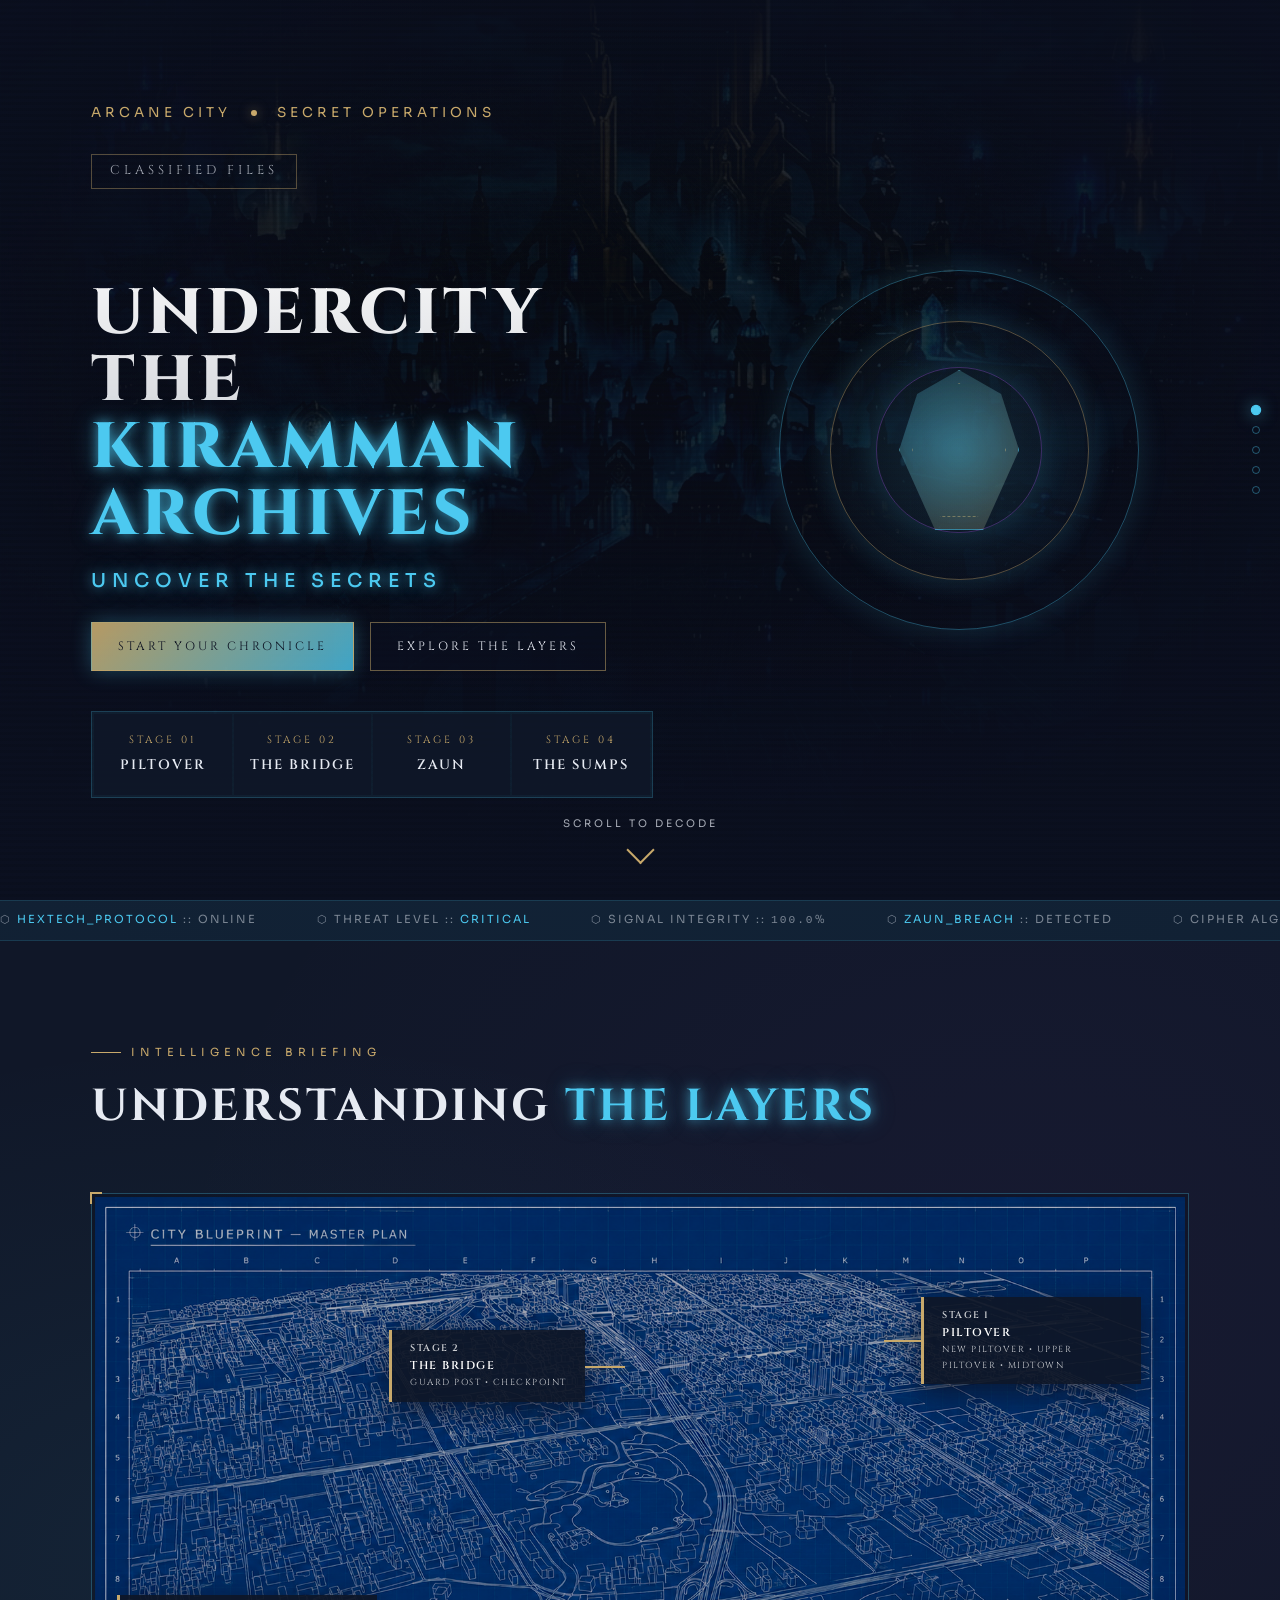
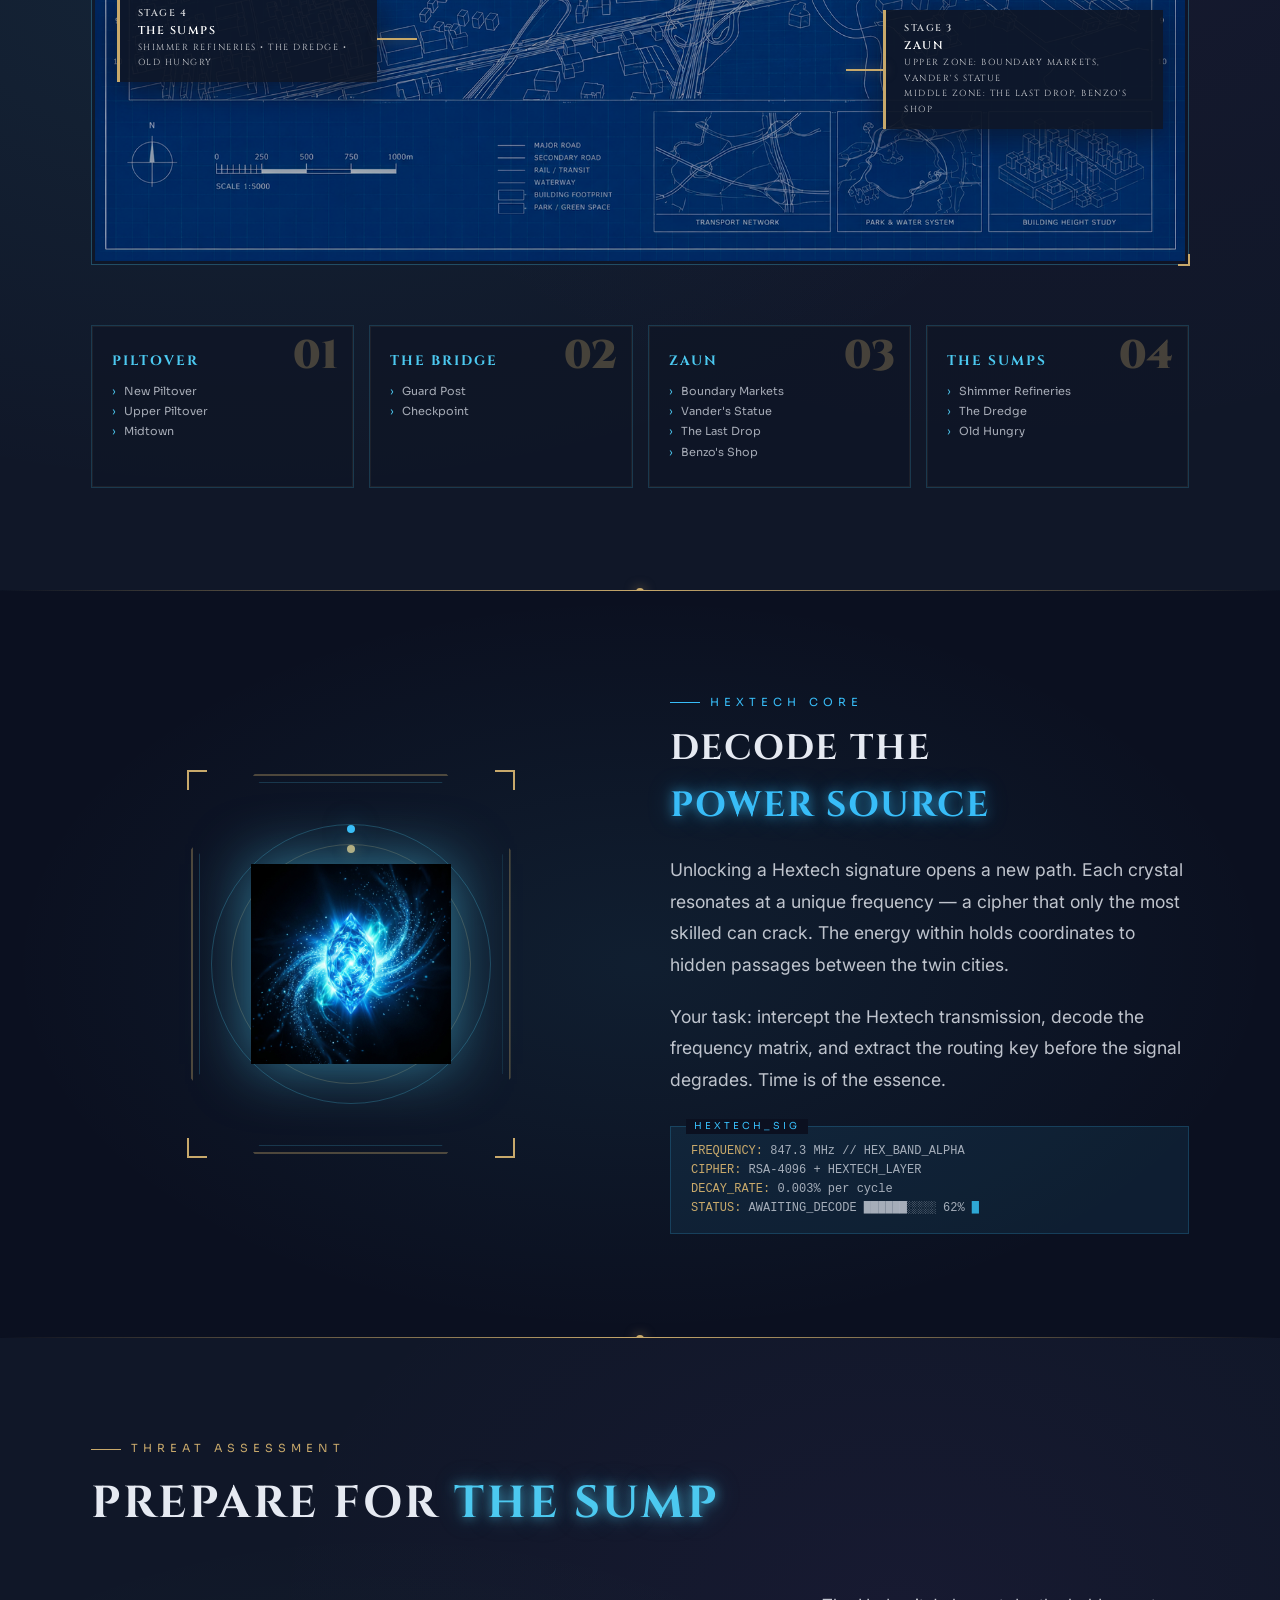
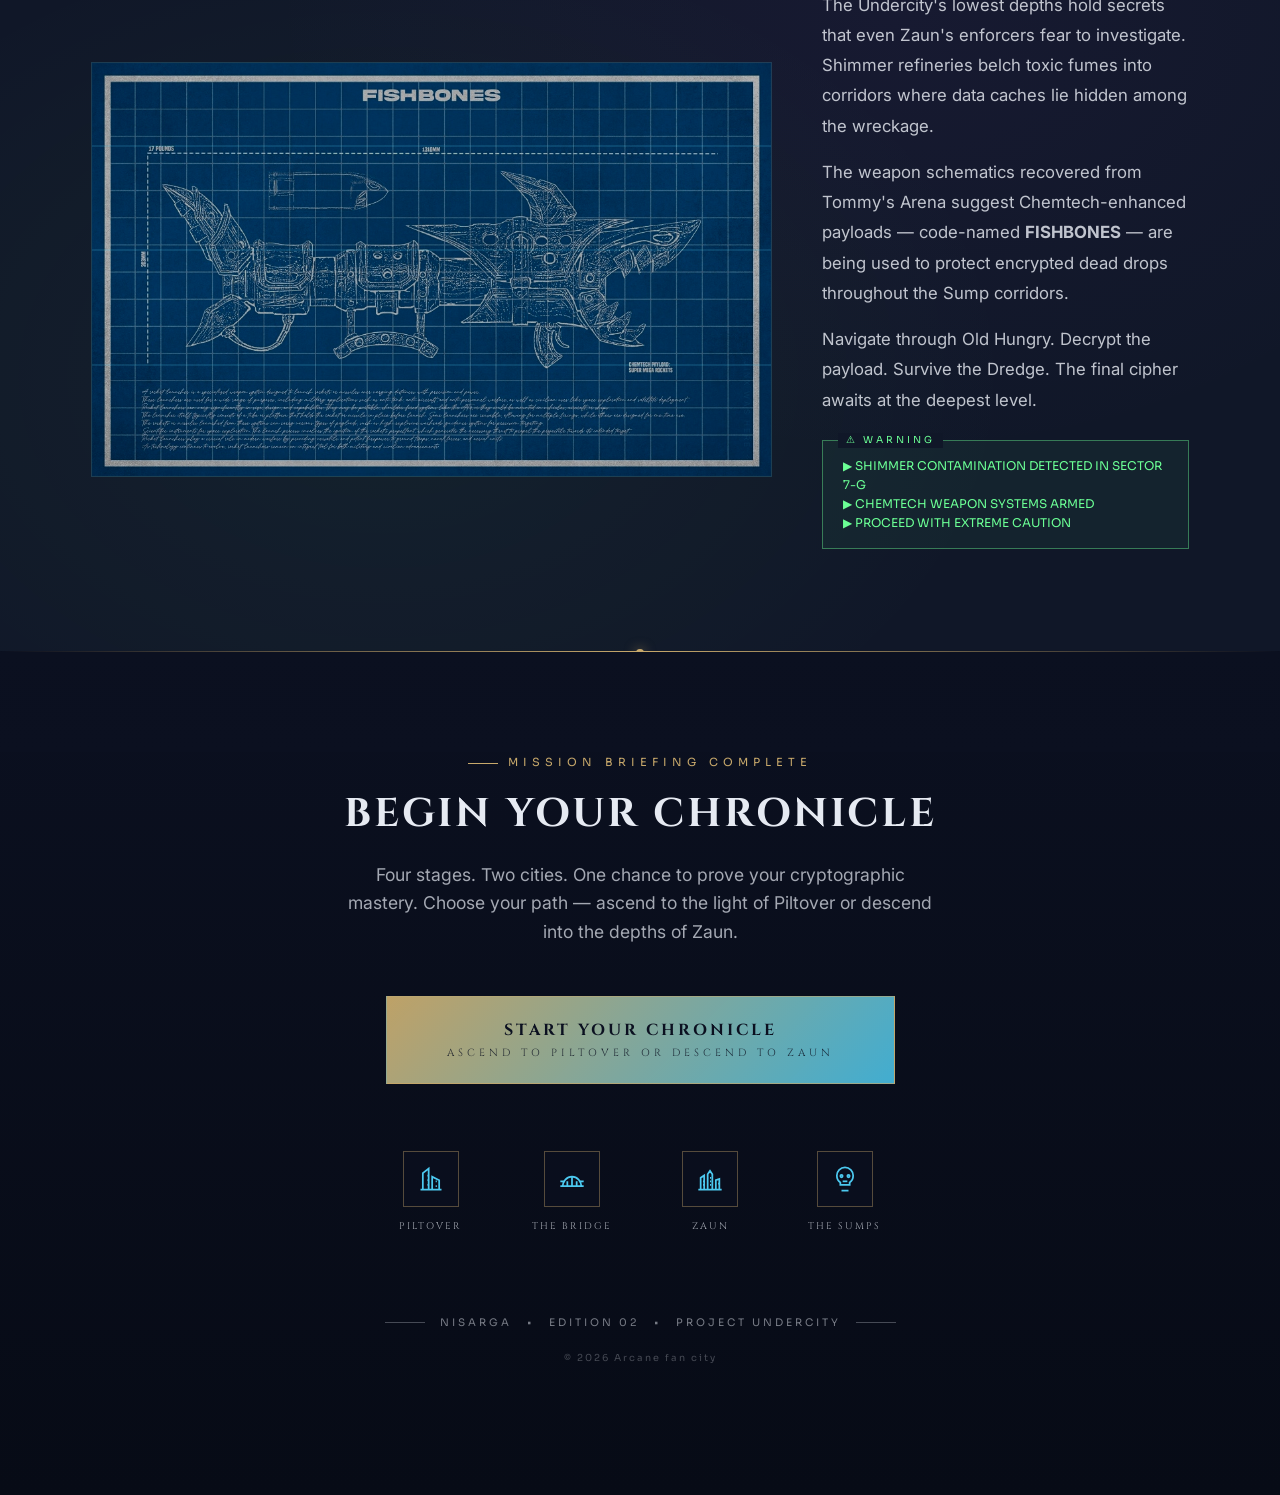
<file: index.html>
<!DOCTYPE html>
<html lang="en">
<head>
  <meta charset="UTF-8">
  <meta name="viewport" content="width=device-width, initial-scale=1.0">
  <meta name="description" content="The Chronicles of Piltover & Zaun — A Cryptography CTF Challenge. Decode hextech secrets, navigate the undercity, and prove your skills across 4 stages.">
  <title>Chronicles of Piltover & Zaun | Cryptography CTF Challenge</title>
  <link rel="stylesheet" href="index.css">
  <link rel="preconnect" href="https://fonts.googleapis.com">
  <link rel="preconnect" href="https://fonts.gstatic.com" crossorigin>
</head>
<body>

  <!-- Loading Screen -->
  <div class="loading-screen" id="loading-screen">
    <div class="loading-text">Initializing</div>
    <div class="loading-bar"></div>
  </div>

  <!-- Global Canvas Effects -->
  <canvas id="matrix-canvas"></canvas>
  <canvas id="data-streams-canvas"></canvas>
  
  <!-- Grid Overlay -->
  <div class="grid-overlay"></div>

  <!-- Digital Dust Particles -->
  <div class="digital-dust" id="digital-dust"></div>

  <!-- Main Content -->
  <main class="main-content">

    <!-- ==================== HERO SECTION ==================== -->
    <section class="hero-section section" id="hero">
      <div class="hero-bg-layers">
        <div class="hero-layer hero-layer--grid" id="layer-grid"></div>
        <div class="hero-layer hero-layer--city" id="layer-city"></div>
        <div class="hero-layer hero-layer--atmosphere"></div>
        <div class="hero-layer hero-layer--vignette"></div>
        <div class="hero-scanlines"></div>
      </div>

      <div class="hero-layout">
        <div class="hero-content">
          <div class="hero-branding">
            <span>Arcane City</span>
            <span class="brand-dot"></span>
            <span>Secret Operations</span>
          </div>

          <div class="hero-edition">Classified files</div>

          <h1 class="hero-title">
            <br>Undercity the<br>
            <span class="accent">Kiramman</span> <span class="accent">Archives</span>
          </h1>
          <p class="hero-subtitle">Uncover the Secrets </p>

          <div class="hero-actions">
            <a href="challenge.html" class="hero-cta hero-cta--primary">Start Your Chronicle</a>
            <a href="#layers" class="hero-cta hero-cta--ghost">Explore The Layers</a>
          </div>

          <div class="hero-stages">
            <div class="hero-stage">
              <div class="stage-number">Stage 01</div>
              <div class="stage-name">Piltover</div>
            </div>
            <div class="hero-stage">
              <div class="stage-number">Stage 02</div>
              <div class="stage-name">The Bridge</div>
            </div>
            <div class="hero-stage">
              <div class="stage-number">Stage 03</div>
              <div class="stage-name">Zaun</div>
            </div>
            <div class="hero-stage">
              <div class="stage-number">Stage 04</div>
              <div class="stage-name">The Sumps</div>
            </div>
          </div>
        </div>

        <div class="hero-visual" aria-hidden="true">
          <div class="core-orbit">
            <div class="core-ring core-ring--outer"></div>
            <div class="core-ring core-ring--mid"></div>
            <div class="core-ring core-ring--inner"></div>
            <div class="core-crystal">
              <div class="core-crystal-glow"></div>
              <div class="core-runes"></div>
            </div>
            <div class="core-sparks"></div>
          </div>
        </div>
      </div>

      <div class="scroll-indicator">
        <span>Scroll to Decode</span>
        <div class="arrow"></div>
      </div>
    </section>

    <!-- Data Ticker -->
    <div class="data-ticker">
      <div class="data-ticker-inner" id="ticker">
        <span>⬡ <span class="red">HEXTECH_PROTOCOL</span> :: Online</span>
        <span>⬡ Threat Level :: <span class="red">CRITICAL</span></span>
        <span>⬡ Signal Integrity :: <span class="signal-integrity">98.7</span>%</span>
        <span>⬡ <span class="red">ZAUN_BREACH</span> :: Detected</span>
        <span>⬡ Cipher Algorithm :: AES-256-HEX</span>
        <span>⬡ Countdown :: <span class="red" id="countdown-ticker">00:00:00</span></span>
        <span>⬡ Active Agents :: 61</span>
        <span>⬡ <span class="red">SHIMMER_TRACE</span> :: Positive</span>
        <span>⬡ Decryption Keys :: 4 Required</span>
        <span>⬡ Bridge Status :: <span class="red">LOCKDOWN</span></span>
        <!-- Duplicate for seamless loop -->
        <span>⬡ <span class="red">HEXTECH_PROTOCOL</span> :: Online</span>
        <span>⬡ Threat Level :: <span class="red">CRITICAL</span></span>
        <span>⬡ Signal Integrity :: <span class="signal-integrity">98.7</span>%</span>
        <span>⬡ <span class="red">ZAUN_BREACH</span> :: Detected</span>
        <span>⬡ Cipher Algorithm :: AES-256-HEX</span>
        <span>⬡ Countdown :: <span class="red">00:00:00</span></span>
        <span>⬡ Active Agents :: 61</span>
        <span>⬡ <span class="red">SHIMMER_TRACE</span> :: Positive</span>
        <span>⬡ Decryption Keys :: 4 Required</span>
        <span>⬡ Bridge Status :: <span class="red">LOCKDOWN</span></span>
      </div>
    </div>

    <!-- ==================== UNDERSTANDING THE LAYERS ==================== -->
    <section class="layers-section section" id="layers">
      <div class="section-inner">
        <div class="section-label reveal">Intelligence Briefing</div>
        <h2 class="section-title reveal reveal-delay-1">
          Understanding <span class="highlight">The Layers</span>
        </h2>

        <!-- Blueprint with callout panels -->
        <div class="blueprint-container reveal reveal-delay-2">
          <div class="blueprint-image-wrap">
            <img src="assets/images/City.png" alt="City Blueprint of Piltover & Zaun - Layered Architecture" id="blueprint-img">

            <div class="callout-overlay" id="callout-overlay">
              <div class="callout-panel callout--piltover">
                <span class="callout-stage">Stage 1</span>
                Piltover<br>
                <span style="font-weight:400; font-size:0.55rem; opacity:0.8;">New Piltover • Upper Piltover • Midtown</span>
              </div>

              <div class="callout-panel callout--bridge">
                <span class="callout-stage">Stage 2</span>
                The Bridge<br>
                <span style="font-weight:400; font-size:0.55rem; opacity:0.8;">Guard Post • Checkpoint</span>
              </div>

              <div class="callout-panel callout--zaun">
                <span class="callout-stage">Stage 3</span>
                Zaun<br>
                <span style="font-weight:400; font-size:0.55rem; opacity:0.8;">Upper Zone: Boundary Markets, Vander's Statue<br>Middle Zone: The Last Drop, Benzo's Shop</span>
              </div>

              <div class="callout-panel callout--sumps">
                <span class="callout-stage">Stage 4</span>
                The Sumps<br>
                <span style="font-weight:400; font-size:0.55rem; opacity:0.8;">Shimmer Refineries • The Dredge • Old Hungry</span>
              </div>
            </div>
          </div>
        </div>

        <!-- Stage detail cards -->
        <div class="stage-cards">
          <div class="stage-card reveal">
            <div class="stage-card-number">01</div>
            <div class="stage-card-title">Piltover</div>
            <div class="stage-card-locations">
              <span>New Piltover</span>
              <span>Upper Piltover</span>
              <span>Midtown</span>
            </div>
          </div>

          <div class="stage-card reveal reveal-delay-1">
            <div class="stage-card-number">02</div>
            <div class="stage-card-title">The Bridge</div>
            <div class="stage-card-locations">
              <span>Guard Post</span>
              <span>Checkpoint</span>
            </div>
          </div>

          <div class="stage-card reveal reveal-delay-2">
            <div class="stage-card-number">03</div>
            <div class="stage-card-title">Zaun</div>
            <div class="stage-card-locations">
              <span>Boundary Markets</span>
              <span>Vander's Statue</span>
              <span>The Last Drop</span>
              <span>Benzo's Shop</span>
            </div>
          </div>

          <div class="stage-card reveal reveal-delay-3">
            <div class="stage-card-number">04</div>
            <div class="stage-card-title">The Sumps</div>
            <div class="stage-card-locations">
              <span>Shimmer Refineries</span>
              <span>The Dredge</span>
              <span>Old Hungry</span>
            </div>
          </div>
        </div>
      </div>
    </section>

    <div class="section-divider"></div>

    <!-- ==================== HEXTECH GEM SECTION ==================== -->
    <section class="hextech-section section" id="hextech">
      <div class="section-inner">
        <div class="hextech-content">
          <div class="hextech-visual reveal">
            <div class="hextech-frame">
              <div class="hextech-corner hextech-corner--tl"></div>
              <div class="hextech-corner hextech-corner--tr"></div>
              <div class="hextech-corner hextech-corner--bl"></div>
              <div class="hextech-corner hextech-corner--br"></div>

              <div class="hextech-spin-ring"></div>
              <div class="hextech-spin-ring hextech-spin-ring--2"></div>
              <img src="assets/images/hextech_gem.png" alt="Hextech Crystal - Power Source" class="hextech-gem-img" id="hextech-gem">
            </div>
          </div>

          <div class="hextech-text reveal reveal-delay-2">
            <div class="section-label">Hextech Core</div>
            <h2 class="hextech-text-title">
              Decode the<br><span class="blue">Power Source</span>
            </h2>
            <p>
              Unlocking a Hextech signature opens a new path. Each crystal resonates
              at a unique frequency — a cipher that only the most skilled can crack.
              The energy within holds coordinates to hidden passages between the twin cities.
            </p>
            <p>
              Your task: intercept the Hextech transmission, decode the frequency matrix,
              and extract the routing key before the signal degrades. Time is of the essence.
            </p>

            <div class="hextech-signature">
              <code>
                <span class="key">FREQUENCY:</span> 847.3 MHz // HEX_BAND_ALPHA<br>
                <span class="key">CIPHER:</span> RSA-4096 + HEXTECH_LAYER<br>
                <span class="key">DECAY_RATE:</span> 0.003% per cycle<br>
                <span class="key">STATUS:</span> AWAITING_DECODE ██████░░░░ 62%
              </code>
            </div>
          </div>
        </div>
      </div>
    </section>

    <div class="section-divider"></div>

    <!-- ==================== FISHBONES / PREPARE FOR SUMP ==================== -->
    <section class="sump-section section" id="sump">
      <div class="section-inner">
        <div class="section-label reveal">Threat Assessment</div>
        <h2 class="section-title reveal reveal-delay-1">
          Prepare for <span class="highlight">The Sump</span>
        </h2>

        <div class="sump-content">
          <div class="fishbones-container reveal reveal-delay-2">
            <img src="assets/images/fishbones_blueprint.jpg" alt="Fishbones - Chemtech Weapon Blueprint" id="fishbones-img">

            <!-- Glitch effect lines -->
            <div class="glitch-overlay">
              <div class="glitch-line"></div>
              <div class="glitch-line"></div>
              <div class="glitch-line"></div>
            </div>

            <!-- Digital crack SVG overlay -->
            <div class="crack-overlay">
              <svg viewBox="0 0 1000 600" preserveAspectRatio="none">
                <line x1="100" y1="0" x2="250" y2="150" stroke="rgba(230,57,70,0.15)" stroke-width="1"/>
                <line x1="250" y1="150" x2="200" y2="300" stroke="rgba(230,57,70,0.1)" stroke-width="0.5"/>
                <line x1="250" y1="150" x2="400" y2="200" stroke="rgba(230,57,70,0.12)" stroke-width="0.8"/>
                <line x1="700" y1="400" x2="850" y2="550" stroke="rgba(230,57,70,0.1)" stroke-width="0.6"/>
                <line x1="850" y1="550" x2="900" y2="500" stroke="rgba(230,57,70,0.08)" stroke-width="0.5"/>
                <line x1="500" y1="100" x2="550" y2="250" stroke="rgba(230,57,70,0.06)" stroke-width="0.4"/>
              </svg>
            </div>

            <!-- Hidden Jinx graffiti -->
            <div class="jinx-hidden" title="You found me! 💣">JINX WAS HERE ✧</div>
          </div>

          <div class="sump-text reveal reveal-delay-3">
            <p>
              The Undercity's lowest depths hold secrets that even Zaun's enforcers fear
              to investigate. Shimmer refineries belch toxic fumes into corridors where
              data caches lie hidden among the wreckage.
            </p>
            <p>
              The weapon schematics recovered from Tommy's Arena suggest Chemtech-enhanced
              payloads — code-named <strong>FISHBONES</strong> — are being used to
              protect encrypted dead drops throughout the Sump corridors.
            </p>
            <p>
              Navigate through Old Hungry. Decrypt the payload. Survive the Dredge.
              The final cipher awaits at the deepest level.
            </p>

            <div class="sump-warning">
              <span class="blink">▶</span> SHIMMER CONTAMINATION DETECTED IN SECTOR 7-G<br>
              <span class="blink">▶</span> CHEMTECH WEAPON SYSTEMS ARMED<br>
              <span class="blink">▶</span> PROCEED WITH EXTREME CAUTION
            </div>
          </div>
        </div>
      </div>
    </section>

    <div class="section-divider"></div>

    <!-- ==================== FOOTER / CTA SECTION ==================== -->
    <section class="cta-section section" id="cta">
      <div class="section-inner">
        <div class="section-label reveal" style="justify-content:center;">Mission Briefing Complete</div>

        <h2 class="cta-title reveal reveal-delay-1">
          Begin Your Chronicle
        </h2>
        <p class="cta-subtitle reveal reveal-delay-2">
          Four stages. Two cities. One chance to prove your cryptographic mastery.
          Choose your path — ascend to the light of Piltover or descend into the depths of Zaun.
        </p>

        <a href="challenge.html" class="cta-button reveal reveal-delay-3" id="cta-btn">
          <span>
            Start Your Chronicle
            <span class="cta-button-sub">Ascend to Piltover or Descend to Zaun</span>
          </span>
        </a>

        <!-- Stage icons -->
        <div class="cta-icons reveal reveal-delay-4">
          <div class="cta-icon-item">
            <div class="cta-icon">
              <!-- City icon -->
              <svg viewBox="0 0 24 24">
                <path d="M3 21h18M5 21V7l5-4v18M13 21V10l6 3v8"/>
                <path d="M9 9h1M9 13h1M9 17h1M16 14h1M16 18h1"/>
              </svg>
            </div>
            <div class="cta-icon-label">Piltover</div>
          </div>

          <div class="cta-icon-item">
            <div class="cta-icon">
              <!-- Bridge icon -->
              <svg viewBox="0 0 24 24">
                <path d="M2 18h20M4 18c0-4 3.5-8 8-8s8 4 8 8"/>
                <path d="M8 18v-4M12 18v-8M16 18v-4"/>
                <path d="M2 14h4M18 14h4"/>
              </svg>
            </div>
            <div class="cta-icon-label">The Bridge</div>
          </div>

          <div class="cta-icon-item">
            <div class="cta-icon">
              <!-- Zaun skyline icon -->
              <svg viewBox="0 0 24 24">
                <path d="M2 21h20M4 21V11l3-2v12M10 21V8l2-3 2 3v13M17 21V13l3-1v9"/>
                <path d="M7 14H6M7 17H6M12 11h1M12 14h1M12 17h1M19 16h1"/>
              </svg>
            </div>
            <div class="cta-icon-label">Zaun</div>
          </div>

          <div class="cta-icon-item">
            <div class="cta-icon">
              <!-- Sump/skull icon -->
              <svg viewBox="0 0 24 24">
                <path d="M12 2C8 2 5 5.5 5 9c0 2.5 1.5 5 3 6v2h8v-2c1.5-1 3-3.5 3-6 0-3.5-3-7-7-7z"/>
                <path d="M9 22h6M9 10.5a1 1 0 100-2 1 1 0 000 2zM15 10.5a1 1 0 100-2 1 1 0 000 2z"/>
                <path d="M10 14h4"/>
              </svg>
            </div>
            <div class="cta-icon-label">The Sumps</div>
          </div>
        </div>

        <!-- Footer branding -->
        <div class="footer-branding reveal">
          <span class="brand-line"></span>
          <span>NISARGA</span>
          <span>•</span>
          <span>Edition 02</span>
          <span>•</span>
          <span>Project Undercity</span>
          <span class="brand-line"></span>
        </div>

        <div class="footer-copyright">
          © 2026 Arcane fan city
        </div>
      </div>
    </section>

  </main>

  <script src="index.js"></script>
</body>
</html>
</file>
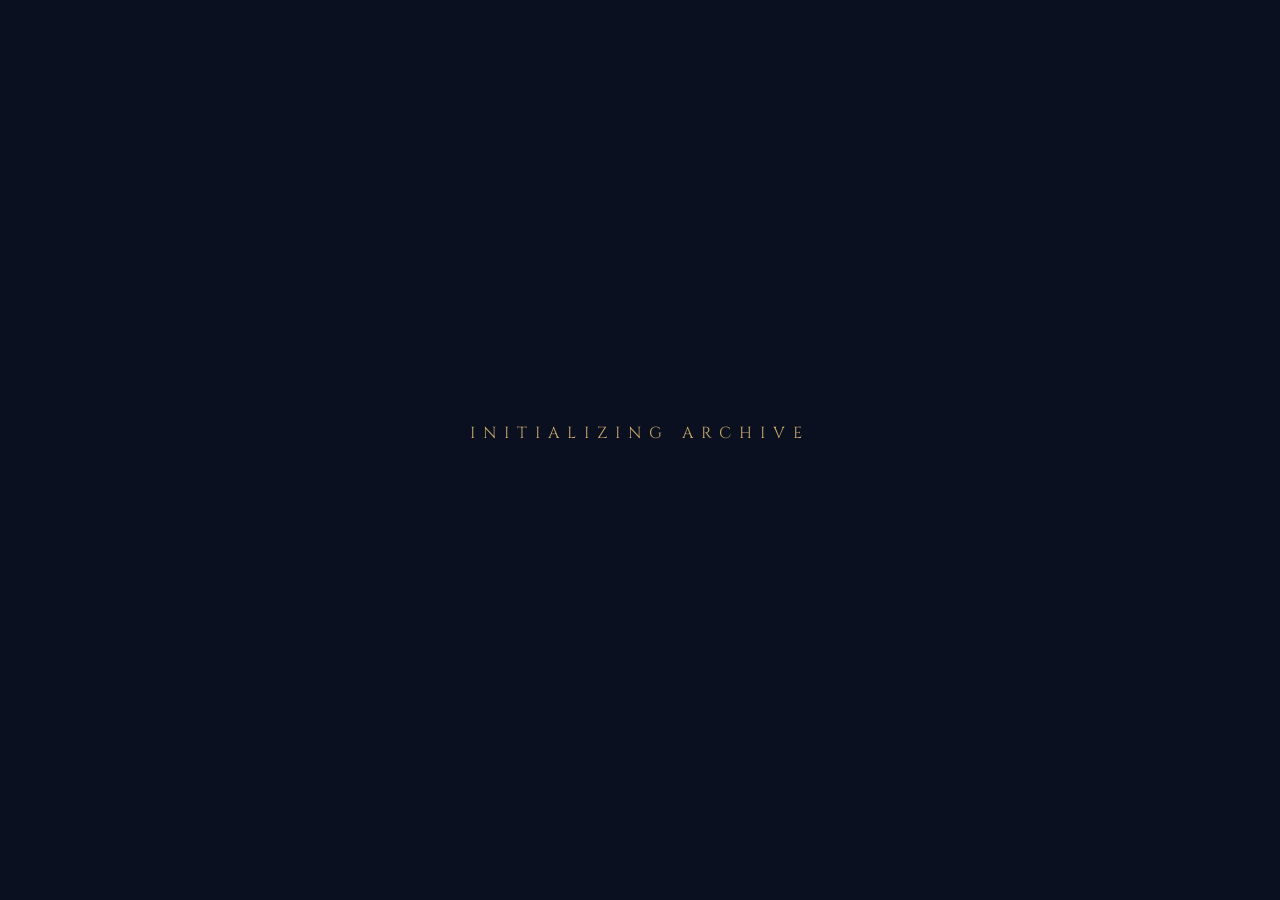
<file: challenge.html>
<!DOCTYPE html>
<html lang="en">
<head>
  <meta charset="UTF-8">
  <meta name="viewport" content="width=device-width, initial-scale=1.0">
  <meta name="description" content="Kiramman Archive Terminal — Arcane-inspired CTF challenge console.">
  <title>Kiramman Archive Terminal | Project Undercity</title>
  <link rel="stylesheet" href="challenge.css">
  <link rel="preconnect" href="https://fonts.googleapis.com">
  <link rel="preconnect" href="https://fonts.gstatic.com" crossorigin>
</head>
<body>
  <!-- Loading Screen -->
  <div class="loading-screen" id="loading-screen">
    <div class="loading-text">Initializing Archive</div>
    <div class="loading-bar"></div>
  </div>

  <!-- Global Canvas Effects -->
  <canvas id="matrix-canvas"></canvas>
  <canvas id="data-streams-canvas"></canvas>

  <!-- Grid Overlay -->
  <div class="grid-overlay"></div>

  <!-- Digital Dust Particles -->
  <div class="digital-dust" id="digital-dust"></div>

  <header class="archive-header">
    <div class="brand">
      <span class="brand-mark">KIRAMMAN ARCHIVES</span>
      <span class="brand-sub">Hextech Intelligence Terminal</span>
    </div>
    <nav class="nav-links">
      <a class="nav-link" href="index.html">HOME</a>
      <a class="nav-link nav-link--active" href="challenge.html">ARCHIVES</a>
      <a class="nav-link" href="#" id="nav-intel-link">INTEL</a>
    </nav>
    <div class="nav-actions">
      <button class="icon-button" aria-label="System status">
        <svg viewBox="0 0 24 24" aria-hidden="true">
          <path d="M4 12h6M14 12h6M12 4v6M12 14v6"/>
        </svg>
      </button>
      <button class="icon-button" aria-label="Security lock">
        <svg viewBox="0 0 24 24" aria-hidden="true">
          <path d="M6 10V8a6 6 0 0112 0v2"/>
          <rect x="5" y="10" width="14" height="10" rx="2"/>
        </svg>
      </button>
    </div>
  </header>

  <main class="challenge-layout">
    <div class="left-column">
      <section class="panel panel-archive">
        <div class="panel-header">
          <div class="panel-title">Archive Browser</div>
          <div class="panel-path" id="panel-path">/kiramman/intel/stage-01/</div>
        </div>
        <div class="folder-grid" id="folder-grid">
          <button class="folder-card is-active" data-stage="0">
            <div class="folder-icon" aria-hidden="true">
              <svg viewBox="0 0 64 52" fill="none" xmlns="http://www.w3.org/2000/svg">
                <path d="M2 12V46C2 48.2 3.8 50 6 50H58C60.2 50 62 48.2 62 46V16C62 13.8 60.2 12 58 12H30L24 4H6C3.8 4 2 5.8 2 8V12Z" class="folder-body"/>
                <path d="M2 12H62" class="folder-crease"/>
                <rect x="18" y="22" width="18" height="2" rx="1" class="folder-line"/>
                <rect x="18" y="28" width="12" height="2" rx="1" class="folder-line"/>
              </svg>
            </div>
            <span class="folder-label">STAGE 01</span>
            <span class="folder-meta">Piltover Archive</span>
          </button>
          <button class="folder-card" data-stage="1">
            <div class="folder-icon" aria-hidden="true">
              <svg viewBox="0 0 64 52" fill="none" xmlns="http://www.w3.org/2000/svg">
                <path d="M2 12V46C2 48.2 3.8 50 6 50H58C60.2 50 62 48.2 62 46V16C62 13.8 60.2 12 58 12H30L24 4H6C3.8 4 2 5.8 2 8V12Z" class="folder-body"/>
                <path d="M2 12H62" class="folder-crease"/>
                <rect x="18" y="22" width="18" height="2" rx="1" class="folder-line"/>
                <rect x="18" y="28" width="12" height="2" rx="1" class="folder-line"/>
              </svg>
            </div>
            <span class="folder-label">STAGE 02</span>
            <span class="folder-meta">Bridge Checkpoint</span>
          </button>
          <button class="folder-card" data-stage="2">
            <div class="folder-icon" aria-hidden="true">
              <svg viewBox="0 0 64 52" fill="none" xmlns="http://www.w3.org/2000/svg">
                <path d="M2 12V46C2 48.2 3.8 50 6 50H58C60.2 50 62 48.2 62 46V16C62 13.8 60.2 12 58 12H30L24 4H6C3.8 4 2 5.8 2 8V12Z" class="folder-body"/>
                <path d="M2 12H62" class="folder-crease"/>
                <rect x="18" y="22" width="18" height="2" rx="1" class="folder-line"/>
                <rect x="18" y="28" width="12" height="2" rx="1" class="folder-line"/>
              </svg>
            </div>
            <span class="folder-label">STAGE 03</span>
            <span class="folder-meta">Zaun Relay</span>
          </button>
          <button class="folder-card" data-stage="3">
            <div class="folder-icon" aria-hidden="true">
              <svg viewBox="0 0 64 52" fill="none" xmlns="http://www.w3.org/2000/svg">
                <path d="M2 12V46C2 48.2 3.8 50 6 50H58C60.2 50 62 48.2 62 46V16C62 13.8 60.2 12 58 12H30L24 4H6C3.8 4 2 5.8 2 8V12Z" class="folder-body"/>
                <path d="M2 12H62" class="folder-crease"/>
                <rect x="18" y="22" width="18" height="2" rx="1" class="folder-line"/>
                <rect x="18" y="28" width="12" height="2" rx="1" class="folder-line"/>
              </svg>
            </div>
            <span class="folder-label">STAGE 04</span>
            <span class="folder-meta">The Sumps</span>
          </button>
        </div>
        <div class="file-list" id="file-list">
          <div class="file-item">
            <span class="file-name">stage-01_brief.txt</span>
            <span class="file-tag">CLASSIFIED</span>
          </div>
          <div class="file-item">
            <span class="file-name">bridge_trace.log</span>
            <span class="file-tag">ENCRYPTED</span>
          </div>
        </div>
      </section>

      <section class="panel panel-intel">
        <div class="panel-header">
          <div class="panel-title">Intel &amp; Submission</div>
          <div class="panel-status" id="stage-status">STAGE 01 - ACTIVE</div>
        </div>

        <button class="intel-toggle" id="intel-toggle" type="button">REQUEST INTEL</button>

        <div class="intel-block">
          <div class="intel-label">FLAG SUBMISSION</div>
          <form class="flag-form" id="flag-form">
              <label class="sr-only" for="flag-input">Flag input</label>
            <input class="flag-input" id="flag-input" type="text" placeholder="ENTER FLAG..." autocomplete="off" spellcheck="false">
            <button class="flag-button" type="submit">SUBMIT FLAG</button>
          </form>
          <div class="flag-feedback" id="flag-feedback"></div>
        </div>
      </section>
    </div>

    <section class="panel panel-terminal">
      <div class="terminal-header">
        <span>Hextech Archive Terminal</span>
        <span class="terminal-status">SECURE LINK - ACTIVE</span>
      </div>
      <div class="terminal-screen" id="terminal-screen">
        <div class="terminal-output" id="terminal-output" role="log" aria-live="polite" aria-atomic="false"></div>
        <form class="terminal-input-form" id="terminal-form">
          <label class="terminal-label" for="terminal-input">Terminal input</label>
          <span class="terminal-prompt" aria-hidden="true">ARCHIVE&gt;</span>
          <input class="terminal-input" id="terminal-input" type="text" autocomplete="off" spellcheck="false">
        </form>
      </div>
    </section>
  </main>

  <script src="challenge.js"></script>
</body>
</html>
</file>
<file: index.css>
/* ===== DESIGN SYSTEM ===== */
@import url('https://fonts.googleapis.com/css2?family=Cinzel:wght@400;500;600;700;800;900&family=Inter:wght@300;400;500;600;700&family=Sora:wght@300;400;500;600&display=swap');

:root {
  /* Colors */
  --bg-primary: #0b1020;
  --bg-secondary: #101728;
  --bg-tertiary: #151d30;
  --bg-card: rgba(15, 22, 38, 0.85);
  --bg-card-hover: rgba(19, 28, 48, 0.95);

  --red-primary: #4cc9f0;
  --red-bright: #8be9fd;
  --red-glow: #8be9fd;
  --red-dark: #1b2a3f;
  --red-muted: rgba(76, 201, 240, 0.3);

  --blue-hex: #38bdf8;
  --blue-glow: #8be9fd;
  --blue-dark: #0f2a3a;

  --white: #e6eaf2;
  --white-bright: #ffffff;
  --gray-100: rgba(230, 234, 242, 0.82);
  --gray-200: rgba(230, 234, 242, 0.7);
  --gray-300: rgba(230, 234, 242, 0.5);
  --gray-400: rgba(230, 234, 242, 0.28);
  --gray-500: rgba(11, 16, 32, 0.9);

  --gold: #c8a96b;
  --green-zaun: #6bff95;
  --green-shimmer: #9d4edd;

  /* Typography */
  --font-display: 'Cinzel', serif;
  --font-body: 'Inter', sans-serif;
  --font-mono: 'Sora', sans-serif;

  /* Spacing */
  --section-padding: clamp(60px, 8vw, 120px);
  --content-max-width: 1200px;
  
  /* Effects */
  --glow-red: 0 0 20px rgba(76, 201, 240, 0.45), 0 0 50px rgba(76, 201, 240, 0.2);
  --glow-blue: 0 0 24px rgba(56, 189, 248, 0.5), 0 0 60px rgba(56, 189, 248, 0.22);
  --glow-text-red: 0 0 12px rgba(76, 201, 240, 0.7), 0 0 26px rgba(76, 201, 240, 0.35);
  --glow-text-blue: 0 0 12px rgba(56, 189, 248, 0.7), 0 0 26px rgba(56, 189, 248, 0.35);
}

/* ===== RESET & BASE ===== */
*, *::before, *::after {
  margin: 0;
  padding: 0;
  box-sizing: border-box;
}

html {
  scroll-behavior: smooth;
  scrollbar-width: thin;
  scrollbar-color: var(--red-primary) var(--bg-primary);
}

html::-webkit-scrollbar {
  width: 6px;
}

html::-webkit-scrollbar-track {
  background: var(--bg-primary);
}

html::-webkit-scrollbar-thumb {
  background: var(--red-primary);
  border-radius: 3px;
}

body {
  font-family: var(--font-body);
  background: radial-gradient(circle at top, rgba(76, 201, 240, 0.08), transparent 60%), var(--bg-primary);
  color: var(--white);
  overflow-x: hidden;
  line-height: 1.6;
  -webkit-font-smoothing: antialiased;
}

body::before {
  content: '';
  position: fixed;
  inset: 0;
  pointer-events: none;
  background: linear-gradient(180deg, rgba(11, 16, 32, 0.3), rgba(11, 16, 32, 0.9));
  opacity: 0.8;
  z-index: 0;
}

/* ===== GLOBAL CANVAS OVERLAY ===== */
#matrix-canvas {
  position: fixed;
  top: 0;
  left: 0;
  width: 100%;
  height: 100%;
  pointer-events: none;
  z-index: 1;
  opacity: 0.06;
}

#data-streams-canvas {
  position: fixed;
  top: 0;
  left: 0;
  width: 100%;
  height: 100%;
  pointer-events: none;
  z-index: 2;
  opacity: 0.12;
}

/* ===== DIGITAL DUST PARTICLES ===== */
.digital-dust {
  position: fixed;
  top: 0;
  left: 0;
  width: 100%;
  height: 100%;
  pointer-events: none;
  z-index: 3;
  overflow: hidden;
}

.dust-particle {
  position: absolute;
  width: 2px;
  height: 2px;
  background: var(--red-primary);
  border-radius: 50%;
  opacity: 0;
  animation: dustFloat 10s infinite;
}

@keyframes dustFloat {
  0% { opacity: 0; transform: translateY(100vh) scale(0); }
  10% { opacity: 0.8; }
  90% { opacity: 0.2; }
  100% { opacity: 0; transform: translateY(-20px) scale(1); }
}

/* ===== GRID OVERLAY ===== */
.grid-overlay {
  position: fixed;
  top: 0;
  left: 0;
  width: 100%;
  height: 100%;
  pointer-events: none;
  z-index: 1;
  background-image: 
    linear-gradient(rgba(76, 201, 240, 0.04) 1px, transparent 1px),
    linear-gradient(90deg, rgba(76, 201, 240, 0.04) 1px, transparent 1px);
  background-size: 70px 70px;
}

/* ===== MAIN CONTENT WRAPPER ===== */
.main-content {
  position: relative;
  z-index: 10;
}

/* ===== SECTION COMMON ===== */
.section {
  position: relative;
  padding: var(--section-padding) 0;
  overflow: hidden;
}

.section-inner {
  max-width: var(--content-max-width);
  margin: 0 auto;
  padding: 0 clamp(20px, 4vw, 60px);
}

/* Section dividers */
.section-divider {
  width: 100%;
  height: 1px;
  background: linear-gradient(90deg, transparent, var(--gold), transparent);
  margin: 0 auto;
  position: relative;
}

.section-divider::before {
  content: '';
  position: absolute;
  top: -2px;
  left: 50%;
  transform: translateX(-50%);
  width: 8px;
  height: 8px;
  background: var(--gold);
  border-radius: 50%;
  box-shadow: 0 0 12px rgba(200, 169, 107, 0.6);
}

/* ===== HERO SECTION ===== */
.hero-section {
  position: relative;
  min-height: 100vh;
  display: flex;
  flex-direction: column;
  justify-content: center;
  align-items: center;
  overflow: hidden;
}

.hero-bg-layers {
  position: absolute;
  top: 0;
  left: 0;
  width: 100%;
  height: 100%;
  z-index: 0;
}

.hero-layer {
  position: absolute;
  top: 0;
  left: 0;
  width: 100%;
  height: 100%;
  background-size: cover;
  background-position: center;
  transition: transform 0.3s ease-out;
}

.hero-layer--grid {
  background-image: url('assets/images/City.png');
  opacity: 0.1;
  mix-blend-mode: screen;
  filter: hue-rotate(185deg) brightness(0.35) saturate(1.2);
  animation: gridPulse 8s ease-in-out infinite;
}

@keyframes gridPulse {
  0%, 100% { opacity: 0.06; }
  50% { opacity: 0.14; }
}

.hero-layer--city {
  background-image: url('assets/images/piltover_cityscape.png');
  opacity: 0.55;
  filter: brightness(0.35) contrast(1.2);
}

.hero-layer--atmosphere {
  background: linear-gradient(
    180deg, 
    rgba(11, 16, 32, 0.2) 0%,
    rgba(11, 16, 32, 0.15) 30%,
    rgba(11, 16, 32, 0.65) 70%,
    rgba(11, 16, 32, 1) 100%
  );
}

.hero-layer--vignette {
  background: radial-gradient(
    ellipse at center,
    transparent 30%,
    rgba(11, 16, 32, 0.7) 70%,
    rgba(11, 16, 32, 0.95) 100%
  );
}

/* Scanline effect */
.hero-scanlines {
  position: absolute;
  top: 0;
  left: 0;
  width: 100%;
  height: 100%;
  background: repeating-linear-gradient(
    0deg,
    transparent,
    transparent 3px,
    rgba(0, 0, 0, 0.08) 3px,
    rgba(0, 0, 0, 0.08) 6px
  );
  pointer-events: none;
  z-index: 2;
}

.hero-layout {
  position: relative;
  z-index: 5;
  width: 100%;
  max-width: 1200px;
  padding: 0 clamp(20px, 4vw, 60px);
  display: grid;
  grid-template-columns: 1.1fr 0.9fr;
  gap: clamp(30px, 6vw, 80px);
  align-items: center;
}

.hero-content {
  position: relative;
  text-align: left;
  max-width: 640px;
}

.hero-branding {
  display: flex;
  align-items: center;
  justify-content: flex-start;
  gap: 20px;
  margin-bottom: 30px;
  font-family: var(--font-mono);
  font-size: clamp(0.65rem, 1.2vw, 0.85rem);
  color: var(--gold);
  text-transform: uppercase;
  letter-spacing: 4px;
}

.hero-branding .brand-dot {
  width: 6px;
  height: 6px;
  background: var(--gold);
  border-radius: 50%;
  box-shadow: 0 0 12px rgba(200, 169, 107, 0.6);
  animation: blink 2s ease-in-out infinite;
}

@keyframes blink {
  0%, 100% { opacity: 1; }
  50% { opacity: 0.3; }
}

.hero-edition {
  font-family: var(--font-display);
  font-size: clamp(0.7rem, 1vw, 0.9rem);
  color: var(--gray-200);
  letter-spacing: 4px;
  border: 1px solid rgba(200, 169, 107, 0.4);
  padding: 6px 18px;
  display: inline-block;
  margin-bottom: 25px;
  text-transform: uppercase;
}

.hero-title {
  font-family: var(--font-display);
  font-weight: 800;
  font-size: clamp(2rem, 5vw, 4.4rem);
  line-height: 1.05;
  text-transform: uppercase;
  letter-spacing: 4px;
  margin-bottom: 16px;
  background: linear-gradient(180deg, var(--white-bright) 0%, var(--gray-100) 100%);
  -webkit-background-clip: text;
  -webkit-text-fill-color: transparent;
  background-clip: text;
  position: relative;
}

.hero-title .accent {
  -webkit-text-fill-color: var(--red-primary);
  text-shadow: var(--glow-text-red);
  position: relative;
}

.hero-subtitle {
  font-family: var(--font-mono);
  font-weight: 500;
  font-size: clamp(0.9rem, 2vw, 1.2rem);
  color: var(--red-primary);
  text-transform: uppercase;
  letter-spacing: 6px;
  margin-bottom: 26px;
  text-shadow: var(--glow-text-red);
}

.hero-actions {
  display: flex;
  gap: 16px;
  flex-wrap: wrap;
  margin-bottom: 40px;
}

.hero-cta {
  position: relative;
  padding: 14px 26px;
  font-family: var(--font-display);
  font-size: 0.75rem;
  text-transform: uppercase;
  letter-spacing: 3px;
  text-decoration: none;
  border: 1px solid rgba(200, 169, 107, 0.5);
  transition: all 0.4s ease;
}

.hero-cta--primary {
  color: var(--bg-primary);
  background: linear-gradient(135deg, rgba(200, 169, 107, 0.9), rgba(76, 201, 240, 0.8));
  box-shadow: 0 0 20px rgba(76, 201, 240, 0.3);
}

.hero-cta--ghost {
  color: var(--white);
  background: rgba(11, 16, 32, 0.6);
}

.hero-cta:hover {
  transform: translateY(-2px);
  box-shadow: 0 12px 28px rgba(11, 16, 32, 0.6);
}

/* Stage listing */
.hero-stages {
  display: grid;
  grid-template-columns: repeat(4, 1fr);
  gap: 2px;
  max-width: 720px;
  margin: 0;
  background: rgba(76, 201, 240, 0.08);
  border: 1px solid rgba(76, 201, 240, 0.2);
  padding: 2px;
}

.hero-stage {
  background: var(--bg-card);
  padding: 18px 12px;
  text-align: center;
  position: relative;
  transition: all 0.3s ease;
  cursor: default;
}

.hero-stage:hover {
  background: var(--bg-card-hover);
}

.hero-stage::before {
  content: '';
  position: absolute;
  top: 0;
  left: 0;
  width: 100%;
  height: 2px;
  background: linear-gradient(90deg, transparent, var(--gold), transparent);
  transform: scaleX(0);
  transition: transform 0.3s ease;
}

.hero-stage:hover::before {
  transform: scaleX(1);
}

.stage-number {
  font-family: var(--font-display);
  font-size: 0.65rem;
  color: var(--gold);
  letter-spacing: 3px;
  margin-bottom: 6px;
  text-transform: uppercase;
}

.stage-name {
  font-family: var(--font-display);
  font-size: clamp(0.7rem, 1.2vw, 0.85rem);
  font-weight: 600;
  color: var(--white);
  text-transform: uppercase;
  letter-spacing: 2px;
}

/* Hero visual centerpiece */
.hero-visual {
  position: relative;
  display: flex;
  justify-content: center;
  align-items: center;
  min-height: 420px;
}

.core-orbit {
  position: relative;
  width: min(360px, 70vw);
  height: min(360px, 70vw);
  display: flex;
  align-items: center;
  justify-content: center;
  animation: coreFloat 6s ease-in-out infinite;
}

@keyframes coreFloat {
  0%, 100% { transform: translateY(0); }
  50% { transform: translateY(-10px); }
}

.core-ring {
  position: absolute;
  border: 1px solid rgba(76, 201, 240, 0.35);
  border-radius: 50%;
  box-shadow: 0 0 30px rgba(76, 201, 240, 0.15);
}

.core-ring--outer {
  width: 100%;
  height: 100%;
  animation: ringSpin 26s linear infinite;
}

.core-ring--mid {
  width: 72%;
  height: 72%;
  border-color: rgba(200, 169, 107, 0.4);
  animation: ringSpin 18s linear infinite reverse;
}

.core-ring--inner {
  width: 46%;
  height: 46%;
  border-color: rgba(157, 78, 221, 0.35);
  animation: ringSpin 14s linear infinite;
}

@keyframes ringSpin {
  from { transform: rotate(0deg); }
  to { transform: rotate(360deg); }
}

.core-crystal {
  position: relative;
  width: 120px;
  height: 160px;
  background: linear-gradient(135deg, rgba(76, 201, 240, 0.2), rgba(200, 169, 107, 0.25));
  clip-path: polygon(50% 0%, 85% 15%, 100% 50%, 70% 100%, 30% 100%, 0% 50%, 15% 15%);
  border: 1px solid rgba(76, 201, 240, 0.5);
  box-shadow: 0 0 40px rgba(76, 201, 240, 0.35);
  animation: crystalPulse 4s ease-in-out infinite;
}

.core-crystal-glow {
  position: absolute;
  inset: -20px;
  background: radial-gradient(circle, rgba(76, 201, 240, 0.35), transparent 70%);
  filter: blur(6px);
  opacity: 0.9;
}

.core-runes {
  position: absolute;
  inset: 12px;
  border: 1px dashed rgba(200, 169, 107, 0.5);
  clip-path: polygon(50% 0%, 85% 15%, 100% 50%, 70% 100%, 30% 100%, 0% 50%, 15% 15%);
  animation: runeRotate 10s linear infinite;
}

@keyframes crystalPulse {
  0%, 100% { transform: scale(1); filter: brightness(1); }
  50% { transform: scale(1.04); filter: brightness(1.2); }
}

@keyframes runeRotate {
  from { transform: rotate(0deg); }
  to { transform: rotate(360deg); }
}

.core-sparks {
  position: absolute;
  width: 100%;
  height: 100%;
  background: radial-gradient(circle, rgba(76, 201, 240, 0.15), transparent 60%);
  animation: sparkPulse 5s ease-in-out infinite;
}

@keyframes sparkPulse {
  0%, 100% { opacity: 0.6; }
  50% { opacity: 1; }
}

/* Scroll indicator */
.scroll-indicator {
  position: absolute;
  bottom: 40px;
  left: 50%;
  transform: translateX(-50%);
  z-index: 5;
  display: flex;
  flex-direction: column;
  align-items: center;
  gap: 8px;
  animation: scrollBounce 2s ease-in-out infinite;
}

.scroll-indicator span {
  font-family: var(--font-mono);
  font-size: 0.65rem;
  color: var(--gray-200);
  letter-spacing: 3px;
  text-transform: uppercase;
}

.scroll-indicator .arrow {
  width: 20px;
  height: 20px;
  border-right: 2px solid var(--gold);
  border-bottom: 2px solid var(--gold);
  transform: rotate(45deg);
}

@keyframes scrollBounce {
  0%, 100% { transform: translateX(-50%) translateY(0); }
  50% { transform: translateX(-50%) translateY(10px); }
}

/* ===== UNDERSTANDING THE LAYERS SECTION ===== */
.layers-section {
  background: var(--bg-secondary);
  position: relative;
}

.layers-section::before {
  content: '';
  position: absolute;
  top: 0;
  left: 0;
  width: 100%;
  height: 100%;
  background: 
    radial-gradient(ellipse at 20% 50%, rgba(76, 201, 240, 0.08) 0%, transparent 60%),
    radial-gradient(ellipse at 80% 30%, rgba(157, 78, 221, 0.05) 0%, transparent 60%);
  pointer-events: none;
}

.section-label {
  font-family: var(--font-mono);
  font-size: 0.7rem;
  color: var(--gold);
  letter-spacing: 5px;
  text-transform: uppercase;
  margin-bottom: 10px;
  display: flex;
  align-items: center;
  gap: 10px;
}

.section-label::before {
  content: '';
  width: 30px;
  height: 1px;
  background: var(--gold);
}

.section-title {
  font-family: var(--font-display);
  font-weight: 700;
  font-size: clamp(1.5rem, 4vw, 2.8rem);
  text-transform: uppercase;
  letter-spacing: 3px;
  margin-bottom: 50px;
  color: var(--white);
}

.section-title .highlight {
  color: var(--red-primary);
  text-shadow: var(--glow-text-red);
}

/* Blueprint container */
.blueprint-container {
  position: relative;
  width: 100%;
  border: 1px solid rgba(76, 201, 240, 0.3);
  padding: 3px;
  margin-bottom: 60px;
  background: rgba(11, 16, 32, 0.4);
}

.blueprint-container::before,
.blueprint-container::after {
  content: '';
  position: absolute;
  width: 12px;
  height: 12px;
  border: 2px solid var(--gold);
}

.blueprint-container::before {
  top: -2px;
  left: -2px;
  border-right: none;
  border-bottom: none;
}

.blueprint-container::after {
  bottom: -2px;
  right: -2px;
  border-left: none;
  border-top: none;
}

.blueprint-image-wrap {
  position: relative;
  overflow: hidden;
}

.blueprint-image-wrap img {
  width: 100%;
  height: auto;
  display: block;
  filter: brightness(0.75) contrast(1.1);
  transition: filter 0.5s ease;
}

.blueprint-image-wrap:hover img {
  filter: brightness(0.9) contrast(1.2);
}

/* Callout panels */
.callout-overlay {
  position: absolute;
  top: 0;
  left: 0;
  width: 100%;
  height: 100%;
  pointer-events: none;
}

.callout-panel {
  position: absolute;
  background: rgba(15, 22, 38, 0.92);
  color: var(--white-bright);
  padding: 12px 18px;
  font-family: var(--font-display);
  font-size: clamp(0.5rem, 1vw, 0.7rem);
  font-weight: 600;
  text-transform: uppercase;
  letter-spacing: 1.5px;
  line-height: 1.4;
  border-left: 3px solid var(--gold);
  pointer-events: auto;
  cursor: default;
  transition: all 0.3s ease;
  box-shadow: 0 8px 30px rgba(11, 16, 32, 0.7);
  z-index: 5;
}

.callout-panel:hover {
  background: rgba(22, 32, 52, 0.95);
  transform: scale(1.05);
}

.callout-panel .callout-stage {
  font-size: 0.6rem;
  opacity: 0.8;
  margin-bottom: 3px;
  display: block;
}

.callout-panel .callout-connector {
  position: absolute;
  background: var(--gold);
  opacity: 0.6;
}

/* Position callout panels on the blueprint */
.callout--piltover {
  top: 15%;
  right: 4%;
  max-width: 220px;
}

.callout--bridge {
  top:20%;
  left: 27%;
  max-width: 200px;
}

.callout--zaun {
  bottom: 20%;
  right: 2%;
  max-width: 280px;
}

.callout--sumps {
  bottom: 27%;
  left: 2%;
  max-width: 260px;
}

/* Connector lines */
.callout--piltover::after {
  content: '';
  position: absolute;
  left: -40px;
  top: 50%;
  width: 40px;
  height: 2px;
  background: var(--gold);
  box-shadow: 0 0 12px rgba(200, 169, 107, 0.6);
}

.callout--bridge::after {
  content: '';
  position: absolute;
  right: -40px;
  top: 50%;
  width: 40px;
  height: 2px;
  background: var(--gold);
  box-shadow: 0 0 12px rgba(200, 169, 107, 0.6);
}

.callout--zaun::after {
  content: '';
  position: absolute;
  left: -40px;
  top: 50%;
  width: 40px;
  height: 2px;
  background: var(--gold);
  box-shadow: 0 0 12px rgba(200, 169, 107, 0.6);
}

.callout--sumps::after {
  content: '';
  position: absolute;
  right: -40px;
  top: 50%;
  width: 40px;
  height: 2px;
  background: var(--gold);
  box-shadow: 0 0 12px rgba(200, 169, 107, 0.6);
}

/* Stage detail cards below blueprint */
.stage-cards {
  display: grid;
  grid-template-columns: repeat(4, 1fr);
  gap: 15px;
}

.stage-card {
  background: var(--bg-card);
  border: 1px solid rgba(76, 201, 240, 0.2);
  padding: 25px 20px;
  position: relative;
  overflow: hidden;
  transition: all 0.4s ease;
  box-shadow: inset 0 0 0 1px rgba(200, 169, 107, 0.08);
}

.stage-card::before {
  content: '';
  position: absolute;
  top: 0;
  left: 0;
  width: 100%;
  height: 3px;
  background: linear-gradient(90deg, transparent, var(--gold), transparent);
  opacity: 0;
  transition: opacity 0.4s ease;
}

.stage-card:hover {
  border-color: rgba(76, 201, 240, 0.5);
  transform: translateY(-4px);
  box-shadow: 0 12px 30px rgba(7, 10, 20, 0.65);
}

.stage-card:hover::before {
  opacity: 1;
}

.stage-card-number {
  font-family: var(--font-display);
  font-size: 2.5rem;
  font-weight: 900;
  color: rgba(200, 169, 107, 0.3);
  position: absolute;
  top: 10px;
  right: 15px;
  line-height: 1;
}

.stage-card-title {
  font-family: var(--font-display);
  font-size: 0.85rem;
  font-weight: 700;
  color: var(--red-primary);
  text-transform: uppercase;
  letter-spacing: 2px;
  margin-bottom: 8px;
}

.stage-card-locations {
  font-family: var(--font-mono);
  font-size: 0.7rem;
  color: var(--gray-200);
  line-height: 1.8;
}

.stage-card-locations span {
  display: block;
  padding-left: 12px;
  position: relative;
}

.stage-card-locations span::before {
  content: '›';
  position: absolute;
  left: 0;
  color: var(--red-primary);
}

/* ===== HEXTECH GEM SECTION ===== */
.hextech-section {
  background: var(--bg-primary);
  position: relative;
}

.hextech-section::before {
  content: '';
  position: absolute;
  top: 0;
  left: 0;
  width: 100%;
  height: 100%;
  background: radial-gradient(ellipse at center, rgba(76, 201, 240, 0.08) 0%, transparent 70%);
}

.hextech-content {
  display: grid;
  grid-template-columns: 1fr 1fr;
  gap: 60px;
  align-items: center;
}

.hextech-visual {
  position: relative;
  display: flex;
  justify-content: center;
  align-items: center;
}

.hextech-frame {
  position: relative;
  width: 320px;
  height: 380px;
  display: flex;
  justify-content: center;
  align-items: center;
}

/* Ornamental data frame */
.hextech-frame::before {
  content: '';
  position: absolute;
  top: 0;
  left: 0;
  width: 100%;
  height: 100%;
  border: 2px solid rgba(200, 169, 107, 0.35);
  clip-path: polygon(
    20% 0%, 80% 0%, 100% 20%, 100% 80%, 80% 100%, 20% 100%, 0% 80%, 0% 20%
  );
}

.hextech-frame::after {
  content: '';
  position: absolute;
  top: 8px;
  left: 8px;
  width: calc(100% - 16px);
  height: calc(100% - 16px);
  border: 1px solid rgba(76, 201, 240, 0.2);
  clip-path: polygon(
    20% 0%, 80% 0%, 100% 20%, 100% 80%, 80% 100%, 20% 100%, 0% 80%, 0% 20%
  );
}

/* Corner accents */
.hextech-corner {
  position: absolute;
  width: 20px;
  height: 20px;
  border: 2px solid var(--gold);
  z-index: 2;
}

.hextech-corner--tl { top: -4px; left: -4px; border-right: none; border-bottom: none; }
.hextech-corner--tr { top: -4px; right: -4px; border-left: none; border-bottom: none; }
.hextech-corner--bl { bottom: -4px; left: -4px; border-right: none; border-top: none; }
.hextech-corner--br { bottom: -4px; right: -4px; border-left: none; border-top: none; }

.hextech-gem-img {
  width: 200px;
  height: auto;
  animation: gemFloat 4s ease-in-out infinite, gemGlow 3s ease-in-out infinite;
  filter: drop-shadow(0 0 30px rgba(76, 201, 240, 0.6));
  position: relative;
  z-index: 1;
}

@keyframes gemFloat {
  0%, 100% { transform: translateY(0) rotate(0deg); }
  50% { transform: translateY(-15px) rotate(2deg); }
}

@keyframes gemGlow {
  0%, 100% { filter: drop-shadow(0 0 30px rgba(76, 201, 240, 0.6)) brightness(1); }
  50% { filter: drop-shadow(0 0 50px rgba(76, 201, 240, 0.9)) brightness(1.15); }
}

/* Spin ring around gem */
.hextech-spin-ring {
  position: absolute;
  width: 280px;
  height: 280px;
  border: 1px solid rgba(76, 201, 240, 0.25);
  border-radius: 50%;
  animation: spinRing 20s linear infinite;
}

.hextech-spin-ring::before {
  content: '';
  position: absolute;
  top: 0;
  left: 50%;
  transform: translateX(-50%);
  width: 8px;
  height: 8px;
  background: var(--blue-hex);
  border-radius: 50%;
  box-shadow: var(--glow-blue);
}

.hextech-spin-ring--2 {
  width: 240px;
  height: 240px;
  border-color: rgba(200, 169, 107, 0.25);
  animation: spinRing 15s linear infinite reverse;
}

.hextech-spin-ring--2::before {
  background: var(--gold);
  box-shadow: 0 0 14px rgba(200, 169, 107, 0.5);
}

@keyframes spinRing {
  from { transform: rotate(0deg); }
  to { transform: rotate(360deg); }
}

/* Hextech text content */
.hextech-text {
  position: relative;
}

.hextech-text .section-label {
  color: var(--blue-hex);
}

.hextech-text .section-label::before {
  background: var(--blue-hex);
}

.hextech-text-title {
  font-family: var(--font-display);
  font-weight: 700;
  font-size: clamp(1.3rem, 3vw, 2.2rem);
  text-transform: uppercase;
  letter-spacing: 2px;
  margin-bottom: 20px;
  color: var(--white);
}

.hextech-text-title .blue {
  color: var(--blue-hex);
  text-shadow: var(--glow-text-blue);
}

.hextech-text p {
  font-family: var(--font-body);
  font-size: clamp(0.95rem, 1.5vw, 1.1rem);
  color: var(--gray-100);
  line-height: 1.8;
  margin-bottom: 20px;
}

.hextech-signature {
  font-family: var(--font-mono);
  font-size: 0.75rem;
  color: var(--blue-hex);
  background: rgba(56, 189, 248, 0.08);
  border: 1px solid rgba(56, 189, 248, 0.2);
  padding: 15px 20px;
  position: relative;
  margin-top: 30px;
}

.hextech-signature::before {
  content: 'HEXTECH_SIG';
  position: absolute;
  top: -8px;
  left: 15px;
  font-size: 0.6rem;
  background: var(--bg-primary);
  padding: 0 8px;
  color: var(--blue-hex);
  letter-spacing: 3px;
}

.hextech-signature code {
  display: block;
  word-break: break-all;
  line-height: 1.6;
  color: var(--gray-200);
}

.hextech-signature code .key {
  color: var(--gold);
}

/* ===== FISHBONES / SUMP SECTION ===== */
.sump-section {
  background: var(--bg-secondary);
  position: relative;
}

.sump-section::before {
  content: '';
  position: absolute;
  top: 0;
  left: 0;
  width: 100%;
  height: 100%;
  background: 
    radial-gradient(ellipse at 30% 70%, rgba(107, 255, 149, 0.05) 0%, transparent 50%),
    radial-gradient(ellipse at 70% 30%, rgba(157, 78, 221, 0.05) 0%, transparent 50%);
}

.sump-content {
  display: grid;
  grid-template-columns: 1.3fr 0.7fr;
  gap: 50px;
  align-items: center;
}

.fishbones-container {
  position: relative;
  border: 1px solid rgba(76, 201, 240, 0.2);
  overflow: hidden;
}

.fishbones-container img {
  width: 100%;
  height: auto;
  display: block;
  filter: brightness(0.7) contrast(1.1);
  transition: all 0.5s ease;
}

.fishbones-container:hover img {
  filter: brightness(0.85) contrast(1.2);
}

/* Glitch overlay */
.glitch-overlay {
  position: absolute;
  top: 0;
  left: 0;
  width: 100%;
  height: 100%;
  pointer-events: none;
  overflow: hidden;
}

.glitch-line {
  position: absolute;
  width: 100%;
  height: 2px;
  background: rgba(76, 201, 240, 0.15);
  animation: glitchMove 4s ease-in-out infinite;
}

.glitch-line:nth-child(1) { top: 20%; animation-delay: 0s; }
.glitch-line:nth-child(2) { top: 45%; animation-delay: 1.5s; }
.glitch-line:nth-child(3) { top: 73%; animation-delay: 3s; }

@keyframes glitchMove {
  0%, 90%, 100% { opacity: 0; transform: translateX(0); }
  92% { opacity: 1; transform: translateX(-3px); }
  94% { opacity: 0.5; transform: translateX(5px); }
  96% { opacity: 0.8; transform: translateX(-2px); }
  98% { opacity: 0.3; transform: translateX(1px); }
}

/* Digital crack lines */
.crack-overlay {
  position: absolute;
  top: 0;
  left: 0;
  width: 100%;
  height: 100%;
  pointer-events: none;
  opacity: 0.3;
}

.crack-overlay svg {
  width: 100%;
  height: 100%;
}

/* Hidden Jinx graffiti */
.jinx-hidden {
  position: absolute;
  bottom: 12px;
  right: 18px;
  font-family: var(--font-body);
  font-size: 8px;
  color: rgba(76, 201, 240, 0.08);
  writing-mode: vertical-rl;
  letter-spacing: 2px;
  transition: all 2s ease;
  cursor: default;
  user-select: none;
}

.jinx-hidden:hover {
  color: rgba(76, 201, 240, 0.5);
  text-shadow: 0 0 5px rgba(76, 201, 240, 0.3);
}

.sump-text .section-title {
  margin-bottom: 25px;
}

.sump-text p {
  font-family: var(--font-body);
  font-size: clamp(0.95rem, 1.5vw, 1.05rem);
  color: var(--gray-100);
  line-height: 1.8;
  margin-bottom: 16px;
}

.sump-warning {
  font-family: var(--font-mono);
  font-size: 0.75rem;
  color: var(--green-zaun);
  padding: 15px 20px;
  border: 1px solid rgba(107, 255, 149, 0.4);
  background: rgba(107, 255, 149, 0.05);
  position: relative;
  margin-top: 25px;
}

.sump-warning::before {
  content: '⚠ WARNING';
  position: absolute;
  top: -8px;
  left: 15px;
  font-size: 0.6rem;
  background: var(--bg-secondary);
  padding: 0 8px;
  letter-spacing: 3px;
  color: var(--green-zaun);
}

.sump-warning .blink {
  animation: blink 1s ease-in-out infinite;
}

/* ===== FOOTER / CTA SECTION ===== */
.cta-section {
  background: linear-gradient(180deg, var(--bg-primary) 0%, #070b16 100%);
  text-align: center;
  position: relative;
  padding-bottom: clamp(60px, 10vw, 150px);
}

.cta-section::before {
  content: '';
  position: absolute;
  top: -100px;
  left: 0;
  width: 100%;
  height: 200px;
  background: linear-gradient(180deg, transparent, var(--bg-primary));
  pointer-events: none;
}

.cta-title {
  font-family: var(--font-display);
  font-weight: 700;
  font-size: clamp(1.3rem, 3.5vw, 2.5rem);
  text-transform: uppercase;
  letter-spacing: 3px;
  margin-bottom: 15px;
  color: var(--white);
}

.cta-subtitle {
  font-family: var(--font-body);
  font-size: clamp(0.95rem, 1.5vw, 1.1rem);
  color: var(--gray-200);
  max-width: 600px;
  margin: 0 auto 50px;
  line-height: 1.6;
}

/* CTA Button */
.cta-button {
  position: relative;
  display: inline-block;
  padding: 22px 60px;
  font-family: var(--font-display);
  font-size: clamp(0.8rem, 1.5vw, 1rem);
  font-weight: 700;
  text-transform: uppercase;
  letter-spacing: 3px;
  color: var(--bg-primary);
  background: linear-gradient(135deg, rgba(200, 169, 107, 0.95), rgba(76, 201, 240, 0.85));
  border: 1px solid rgba(200, 169, 107, 0.6);
  cursor: pointer;
  overflow: hidden;
  transition: all 0.4s ease;
  text-decoration: none;
  line-height: 1.4;
}

.cta-button::before {
  content: '';
  position: absolute;
  top: 0;
  left: -100%;
  width: 100%;
  height: 100%;
  background: linear-gradient(
    90deg,
    transparent,
    rgba(255, 255, 255, 0.2),
    transparent
  );
  transition: left 0.6s ease;
}

.cta-button:hover {
  transform: translateY(-3px);
  box-shadow: 0 0 40px rgba(76, 201, 240, 0.4), 0 10px 30px rgba(7, 10, 20, 0.6);
}

.cta-button:hover::before {
  left: 100%;
}

.cta-button span {
  position: relative;
  z-index: 2;
}

.cta-button-sub {
  display: block;
  font-size: 0.65rem;
  opacity: 0.8;
  letter-spacing: 4px;
  margin-top: 5px;
  font-weight: 400;
}

/* Stage icons */
.cta-icons {
  display: flex;
  justify-content: center;
  gap: clamp(30px, 6vw, 70px);
  margin-top: 60px;
}

.cta-icon-item {
  text-align: center;
  cursor: default;
  transition: all 0.3s ease;
}

.cta-icon-item:hover {
  transform: translateY(-5px);
}

.cta-icon {
  width: 56px;
  height: 56px;
  margin: 0 auto 12px;
  display: flex;
  align-items: center;
  justify-content: center;
  border: 1px solid rgba(200, 169, 107, 0.4);
  position: relative;
  transition: all 0.3s ease;
  background: rgba(11, 16, 32, 0.6);
}

.cta-icon-item:hover .cta-icon {
  border-color: var(--red-primary);
  box-shadow: var(--glow-red);
}

.cta-icon svg {
  width: 28px;
  height: 28px;
  stroke: var(--red-primary);
  fill: none;
  stroke-width: 1.5;
}

.cta-icon-label {
  font-family: var(--font-display);
  font-size: 0.6rem;
  color: var(--gray-200);
  text-transform: uppercase;
  letter-spacing: 2px;
}

/* Footer branding */
.footer-branding {
  margin-top: 80px;
  display: flex;
  align-items: center;
  justify-content: center;
  gap: 15px;
  font-family: var(--font-mono);
  font-size: 0.65rem;
  color: var(--gray-300);
  letter-spacing: 3px;
  text-transform: uppercase;
}

.footer-branding .brand-line {
  width: 40px;
  height: 1px;
  background: var(--gray-400);
}

.footer-copyright {
  margin-top: 20px;
  font-family: var(--font-mono);
  font-size: 0.6rem;
  color: var(--gray-400);
  letter-spacing: 2px;
}

/* ===== REVEAL ANIMATIONS ===== */
.reveal {
  opacity: 0;
  transform: translateY(40px);
  transition: all 0.8s cubic-bezier(0.16, 1, 0.3, 1);
}

.reveal.visible {
  opacity: 1;
  transform: translateY(0);
}

.reveal-delay-1 { transition-delay: 0.1s; }
.reveal-delay-2 { transition-delay: 0.2s; }
.reveal-delay-3 { transition-delay: 0.3s; }
.reveal-delay-4 { transition-delay: 0.4s; }

/* ===== RESPONSIVE ===== */
@media (max-width: 1024px) {
  .hero-layout {
    grid-template-columns: 1fr;
    text-align: center;
  }

  .hero-content {
    text-align: center;
    max-width: 100%;
  }

  .hero-branding {
    justify-content: center;
  }

  .hero-actions {
    justify-content: center;
  }

  .hero-stages {
    margin: 0 auto;
  }

  .hextech-content {
    grid-template-columns: 1fr;
    text-align: center;
  }
  
  .hextech-visual {
    order: -1;
    margin-bottom: 30px;
  }
  
  .sump-content {
    grid-template-columns: 1fr;
  }
  
  .stage-cards {
    grid-template-columns: repeat(2, 1fr);
  }
}

@media (max-width: 768px) {
  .hero-stages {
    grid-template-columns: repeat(2, 1fr);
  }
  
  .stage-cards {
    grid-template-columns: 1fr;
  }
  
  .callout-panel {
    font-size: 0.5rem;
    padding: 6px 10px;
  }
  
  .callout--piltover,
  .callout--bridge,
  .callout--zaun,
  .callout--sumps {
    position: relative;
    top: auto;
    left: auto;
    right: auto;
    bottom: auto;
    max-width: 100%;
    margin-bottom: 8px;
  }
  
  .callout-overlay {
    position: relative;
    display: flex;
    flex-direction: column;
    gap: 8px;
    margin-top: 15px;
  }
  
  .callout-panel::after {
    display: none;
  }
  
  .hextech-frame {
    width: 250px;
    height: 300px;
  }
  
  .hextech-gem-img {
    width: 150px;
  }
  
  .hextech-spin-ring {
    width: 220px;
    height: 220px;
  }
  
  .hextech-spin-ring--2 {
    width: 180px;
    height: 180px;
  }
}

@media (max-width: 480px) {
  .hero-stages {
    grid-template-columns: 1fr;
  }
  
  .cta-icons {
    flex-wrap: wrap;
    gap: 20px;
  }
  
  .cta-button {
    padding: 18px 40px;
  }
}

/* ===== LOADING SCREEN ===== */
.loading-screen {
  position: fixed;
  top: 0;
  left: 0;
  width: 100%;
  height: 100%;
  background: var(--bg-primary);
  z-index: 9999;
  display: flex;
  flex-direction: column;
  align-items: center;
  justify-content: center;
  transition: opacity 0.6s ease, visibility 0.6s ease;
}

.loading-screen.hidden {
  opacity: 0;
  visibility: hidden;
  pointer-events: none;
}

.loading-text {
  font-family: var(--font-display);
  font-size: 1rem;
  color: var(--gold);
  letter-spacing: 8px;
  text-transform: uppercase;
  margin-bottom: 30px;
  animation: loadingPulse 1.5s ease-in-out infinite;
}

@keyframes loadingPulse {
  0%, 100% { opacity: 0.4; }
  50% { opacity: 1; }
}

.loading-bar {
  width: 200px;
  height: 2px;
  background: var(--gray-500);
  position: relative;
  overflow: hidden;
}

.loading-bar::after {
  content: '';
  position: absolute;
  top: 0;
  left: -100%;
  width: 100%;
  height: 100%;
  background: linear-gradient(90deg, transparent, var(--red-primary), transparent);
  animation: loadingSweep 1.5s ease-in-out infinite;
}

@keyframes loadingSweep {
  0% { left: -100%; }
  100% { left: 100%; }
}

/* ===== DATA TICKER ===== */
.data-ticker {
  width: 100%;
  overflow: hidden;
  background: rgba(76, 201, 240, 0.05);
  border-top: 1px solid rgba(76, 201, 240, 0.15);
  border-bottom: 1px solid rgba(76, 201, 240, 0.15);
  padding: 10px 0;
  position: relative;
}

.data-ticker-inner {
  display: flex;
  gap: 60px;
  animation: tickerScroll 30s linear infinite;
  white-space: nowrap;
  font-family: var(--font-mono);
  font-size: 0.7rem;
  color: var(--gray-300);
  letter-spacing: 2px;
  text-transform: uppercase;
}

.data-ticker-inner span {
  flex-shrink: 0;
}

.data-ticker-inner .red {
  color: var(--red-primary);
}

@keyframes tickerScroll {
  0% { transform: translateX(0); }
  100% { transform: translateX(-50%); }
}

/* Prevent layout shift on signal-integrity value change */
.signal-integrity {
  font-family: 'Courier New', monospace;
  display: inline-block;
  min-width: 4.5ch;
  text-align: right;
}
</file>
<file: challenge.css>
@import url('https://fonts.googleapis.com/css2?family=Cinzel:wght@400;500;600;700;800;900&family=Inter:wght@300;400;500;600;700&family=Sora:wght@300;400;500;600&display=swap');

:root {
  --bg-primary: #0b1020;
  --bg-secondary: #101728;
  --bg-tertiary: #151d30;
  --bg-card: rgba(15, 22, 38, 0.85);
  --bg-card-hover: rgba(19, 28, 48, 0.95);

  --red-primary: #4cc9f0;
  --red-bright: #8be9fd;
  --red-glow: #8be9fd;
  --red-dark: #1b2a3f;
  --red-muted: rgba(76, 201, 240, 0.3);

  --blue-hex: #38bdf8;
  --blue-glow: #8be9fd;
  --blue-dark: #0f2a3a;

  --white: #e6eaf2;
  --white-bright: #ffffff;
  --gray-100: rgba(230, 234, 242, 0.82);
  --gray-200: rgba(230, 234, 242, 0.7);
  --gray-300: rgba(230, 234, 242, 0.5);
  --gray-400: rgba(230, 234, 242, 0.28);
  --gray-500: rgba(11, 16, 32, 0.9);

  --gold: #c8a96b;
  --green-zaun: #6bff95;
  --green-shimmer: #9d4edd;

  --font-display: 'Cinzel', serif;
  --font-body: 'Inter', sans-serif;
  --font-mono: 'Sora', sans-serif;

  --section-padding: clamp(40px, 5vw, 90px);
  --content-max-width: 1280px;

  --glow-red: 0 0 20px rgba(76, 201, 240, 0.45), 0 0 50px rgba(76, 201, 240, 0.2);
  --glow-blue: 0 0 24px rgba(56, 189, 248, 0.5), 0 0 60px rgba(56, 189, 248, 0.22);
  --glow-text-red: 0 0 12px rgba(76, 201, 240, 0.7), 0 0 26px rgba(76, 201, 240, 0.35);
  --glow-text-blue: 0 0 12px rgba(56, 189, 248, 0.7), 0 0 26px rgba(56, 189, 248, 0.35);

  --header-height: 64px;
}

*, *::before, *::after {
  margin: 0;
  padding: 0;
  box-sizing: border-box;
}

html {
  scroll-behavior: smooth;
  scrollbar-width: thin;
  scrollbar-color: var(--red-primary) var(--bg-primary);
}

html::-webkit-scrollbar {
  width: 6px;
}

html::-webkit-scrollbar-track {
  background: var(--bg-primary);
}

html::-webkit-scrollbar-thumb {
  background: var(--red-primary);
  border-radius: 3px;
}

body {
  font-family: var(--font-body);
  background: radial-gradient(circle at top, rgba(76, 201, 240, 0.08), transparent 60%), var(--bg-primary);
  color: var(--white);
  overflow: hidden;
  line-height: 1.6;
  height: 100vh;
  display: flex;
  flex-direction: column;
}

body::before {
  content: '';
  position: fixed;
  inset: 0;
  pointer-events: none;
  background: linear-gradient(180deg, rgba(11, 16, 32, 0.35), rgba(11, 16, 32, 0.95));
  opacity: 0.8;
  z-index: 0;
}

/* ===== CANVAS / PARTICLES ===== */
#matrix-canvas,
#data-streams-canvas {
  position: fixed;
  top: 0;
  left: 0;
  width: 100%;
  height: 100%;
  pointer-events: none;
}

#matrix-canvas {
  z-index: 1;
  opacity: 0.06;
}

#data-streams-canvas {
  z-index: 2;
  opacity: 0.12;
}

.grid-overlay {
  position: fixed;
  top: 0;
  left: 0;
  width: 100%;
  height: 100%;
  pointer-events: none;
  z-index: 1;
  background-image:
    linear-gradient(rgba(76, 201, 240, 0.04) 1px, transparent 1px),
    linear-gradient(90deg, rgba(76, 201, 240, 0.04) 1px, transparent 1px);
  background-size: 70px 70px;
}

.digital-dust {
  position: fixed;
  top: 0;
  left: 0;
  width: 100%;
  height: 100%;
  pointer-events: none;
  z-index: 3;
  overflow: hidden;
}

.dust-particle {
  position: absolute;
  width: 2px;
  height: 2px;
  background: var(--red-primary);
  border-radius: 50%;
  opacity: 0;
  animation: dustFloat 10s infinite;
}

@keyframes dustFloat {
  0% { opacity: 0; transform: translateY(100vh) scale(0); }
  10% { opacity: 0.8; }
  90% { opacity: 0.2; }
  100% { opacity: 0; transform: translateY(-20px) scale(1); }
}

/* ===== LOADING SCREEN ===== */
.loading-screen {
  position: fixed;
  inset: 0;
  background: var(--bg-primary);
  z-index: 9999;
  display: flex;
  flex-direction: column;
  align-items: center;
  justify-content: center;
  transition: opacity 0.6s ease, visibility 0.6s ease;
}

.loading-screen.hidden {
  opacity: 0;
  visibility: hidden;
  pointer-events: none;
}

.loading-text {
  font-family: var(--font-display);
  font-size: 1rem;
  color: var(--gold);
  letter-spacing: 8px;
  text-transform: uppercase;
  margin-bottom: 30px;
  animation: loadingPulse 1.5s ease-in-out infinite;
}

@keyframes loadingPulse {
  0%, 100% { opacity: 0.4; }
  50% { opacity: 1; }
}

.loading-bar {
  width: 200px;
  height: 2px;
  background: var(--gray-500);
  position: relative;
  overflow: hidden;
}

.loading-bar::after {
  content: '';
  position: absolute;
  top: 0;
  left: -100%;
  width: 100%;
  height: 100%;
  background: linear-gradient(90deg, transparent, var(--red-primary), transparent);
  animation: loadingSweep 1.5s ease-in-out infinite;
}

@keyframes loadingSweep {
  0% { left: -100%; }
  100% { left: 100%; }
}

/* ===== HEADER ===== */
.archive-header {
  position: relative;
  z-index: 10;
  display: grid;
  grid-template-columns: minmax(180px, 260px) 1fr auto;
  gap: 20px;
  align-items: center;
  padding: 14px clamp(20px, 3vw, 40px);
  height: var(--header-height);
  background: rgba(11, 16, 32, 0.92);
  border-bottom: 1px solid rgba(76, 201, 240, 0.15);
  backdrop-filter: blur(8px);
  flex-shrink: 0;
}

.brand {
  display: flex;
  flex-direction: column;
  gap: 2px;
}

.brand-mark {
  font-family: var(--font-display);
  font-size: 0.82rem;
  letter-spacing: 3px;
  color: var(--gold);
  text-transform: uppercase;
}

.brand-sub {
  font-family: var(--font-mono);
  font-size: 0.58rem;
  letter-spacing: 3px;
  text-transform: uppercase;
  color: var(--gray-200);
}

.nav-links {
  display: flex;
  justify-content: center;
  gap: clamp(12px, 2.5vw, 28px);
  font-family: var(--font-mono);
  font-size: 0.68rem;
  letter-spacing: 3px;
  text-transform: uppercase;
}

.nav-link {
  color: var(--gray-300);
  text-decoration: none;
  position: relative;
  padding-bottom: 6px;
  transition: color 0.3s ease;
}

.nav-link::after {
  content: '';
  position: absolute;
  left: 0;
  bottom: 0;
  width: 100%;
  height: 1px;
  background: rgba(76, 201, 240, 0.4);
  opacity: 0;
  transform: scaleX(0.7);
  transition: all 0.3s ease;
}

.nav-link:hover,
.nav-link--active {
  color: var(--red-primary);
}

.nav-link--active::after,
.nav-link:hover::after {
  opacity: 1;
  transform: scaleX(1);
}

.nav-actions {
  display: flex;
  justify-content: flex-end;
  gap: 10px;
}

.icon-button {
  width: 34px;
  height: 34px;
  border-radius: 50%;
  border: 1px solid rgba(200, 169, 107, 0.4);
  background: rgba(11, 16, 32, 0.7);
  display: grid;
  place-items: center;
  cursor: pointer;
  transition: all 0.3s ease;
}

.icon-button svg {
  width: 16px;
  height: 16px;
  stroke: var(--red-primary);
  fill: none;
  stroke-width: 1.5;
}

.icon-button:hover {
  border-color: var(--red-primary);
  box-shadow: var(--glow-red);
  transform: translateY(-2px);
}

/* ===== MAIN LAYOUT — FIXED VIEWPORT ===== */
.challenge-layout {
  position: relative;
  z-index: 5;
  display: grid;
  grid-template-columns: 300px 1fr;
  gap: 20px;
  padding: 16px clamp(16px, 3vw, 40px) 16px;
  flex: 1;
  min-height: 0; /* critical for nested flex/grid overflow */
  overflow: hidden;
}

/* ===== LEFT COLUMN ===== */
.left-column {
  display: flex;
  flex-direction: column;
  gap: 0;
  min-height: 0;
  overflow-y: auto;
  overflow-x: hidden;
  padding-right: 6px;
}

.left-column::-webkit-scrollbar {
  width: 4px;
}

.left-column::-webkit-scrollbar-track {
  background: transparent;
}

.left-column::-webkit-scrollbar-thumb {
  background: rgba(76, 201, 240, 0.3);
  border-radius: 3px;
}

.left-column::-webkit-scrollbar-thumb:hover {
  background: rgba(76, 201, 240, 0.5);
}

/* ===== PANELS (shared) ===== */
.panel {
  background: transparent;
  border: none;
  border-radius: 0;
  padding: 0;
  position: relative;
  box-shadow: none;
}

.panel-header {
  position: relative;
  z-index: 1;
  display: flex;
  flex-direction: column;
  gap: 4px;
  margin-bottom: 10px;
}

.panel-title {
  font-family: var(--font-display);
  font-size: 0.82rem;
  text-transform: uppercase;
  letter-spacing: 3px;
  color: var(--gold);
}

.panel-path {
  font-family: var(--font-mono);
  font-size: 0.6rem;
  letter-spacing: 2px;
  text-transform: uppercase;
  color: var(--gray-300);
}

.panel-status {
  font-family: var(--font-mono);
  font-size: 0.6rem;
  color: var(--green-zaun);
  letter-spacing: 2px;
  text-transform: uppercase;
}

/* ===== ARCHIVE BROWSER ===== */
.panel-archive {
  flex-shrink: 0;
  padding-bottom: 16px;
  border-bottom: 1px solid rgba(76, 201, 240, 0.08);
  margin-bottom: 16px;
}

.folder-grid {
  position: relative;
  z-index: 1;
  display: grid;
  grid-template-columns: 1fr 1fr;
  gap: 10px;
}

.folder-card {
  background: transparent;
  border: 1px solid transparent;
  padding: 12px 8px 10px;
  border-radius: 4px;
  display: flex;
  flex-direction: column;
  align-items: center;
  gap: 6px;
  cursor: pointer;
  transition: all 0.3s ease;
  color: var(--white);
  text-align: center;
  position: relative;
}

.folder-card:hover {
  transform: translateY(-3px);
  background: rgba(76, 201, 240, 0.04);
  border-color: rgba(76, 201, 240, 0.15);
}

.folder-card.is-active {
  background: rgba(76, 201, 240, 0.06);
  border-color: rgba(76, 201, 240, 0.2);
}

.folder-card.is-locked {
  opacity: 0.35;
  pointer-events: none;
}

/* Retro folder icon */
.folder-icon {
  width: 48px;
  height: 40px;
  flex-shrink: 0;
  transition: all 0.3s ease;
  filter: drop-shadow(0 1px 3px rgba(0, 0, 0, 0.4));
}

.folder-icon svg {
  width: 100%;
  height: 100%;
}

.folder-body {
  fill: rgba(200, 169, 107, 0.15);
  stroke: rgba(200, 169, 107, 0.5);
  stroke-width: 1.5;
  transition: all 0.3s ease;
}

.folder-crease {
  stroke: rgba(200, 169, 107, 0.3);
  stroke-width: 1;
  transition: all 0.3s ease;
}

.folder-line {
  fill: rgba(200, 169, 107, 0.2);
  transition: all 0.3s ease;
}

/* Hover state — glow cyan */
.folder-card:hover .folder-body {
  fill: rgba(76, 201, 240, 0.12);
  stroke: rgba(76, 201, 240, 0.6);
}

.folder-card:hover .folder-crease {
  stroke: rgba(76, 201, 240, 0.35);
}

.folder-card:hover .folder-line {
  fill: rgba(76, 201, 240, 0.25);
}

.folder-card:hover .folder-icon {
  filter: drop-shadow(0 2px 8px rgba(76, 201, 240, 0.3));
  transform: scale(1.08);
}

/* Active state — brighter */
.folder-card.is-active .folder-body {
  fill: rgba(76, 201, 240, 0.15);
  stroke: var(--red-primary);
}

.folder-card.is-active .folder-crease {
  stroke: rgba(76, 201, 240, 0.45);
}

.folder-card.is-active .folder-line {
  fill: rgba(76, 201, 240, 0.3);
}

.folder-card.is-active .folder-icon {
  filter: drop-shadow(0 2px 10px rgba(76, 201, 240, 0.4));
}

/* Locked state — dimmed */
.folder-card.is-locked .folder-body {
  fill: rgba(200, 169, 107, 0.05);
  stroke: rgba(200, 169, 107, 0.15);
}

.folder-card.is-locked .folder-line {
  fill: rgba(200, 169, 107, 0.06);
}

.folder-label {
  font-family: var(--font-display);
  font-size: 0.62rem;
  letter-spacing: 2px;
  text-transform: uppercase;
  line-height: 1.2;
}

.folder-meta {
  font-family: var(--font-mono);
  font-size: 0.48rem;
  color: var(--gray-300);
  letter-spacing: 1.5px;
  text-transform: uppercase;
}

/* ===== FILE LIST ===== */
.file-list {
  position: relative;
  z-index: 1;
  margin-top: 10px;
  display: flex;
  flex-direction: column;
  gap: 0;
}

.file-item {
  display: flex;
  justify-content: space-between;
  align-items: center;
  padding: 6px 0;
  border-bottom: 1px solid rgba(76, 201, 240, 0.1);
  background: transparent;
  font-family: var(--font-mono);
  font-size: 0.6rem;
  letter-spacing: 1.5px;
  text-transform: uppercase;
}

.file-tag {
  color: var(--gold);
  font-size: 0.5rem;
  letter-spacing: 2px;
}

.file-name {
  color: var(--teal);
  font-family: var(--font-mono);
  font-size: 0.6rem;
  letter-spacing: 1.5px;
  text-transform: uppercase;
}

a.file-download {
  color: var(--teal);
  text-decoration: none;
  cursor: pointer;
  transition: color 0.2s, text-decoration 0.2s;
}

a.file-download:hover {
  color: var(--gold);
  text-decoration: underline;
}

/* ===== INTEL & SUBMISSION PANEL ===== */
.panel-intel {
  flex: 1;
  min-height: 0;
  display: flex;
  flex-direction: column;
}

.intel-toggle {
  width: 100%;
  text-align: center;
  padding: 10px 0;
  background: rgba(76, 201, 240, 0.04);
  border: 1px solid rgba(76, 201, 240, 0.15);
  border-radius: 2px;
  color: var(--red-primary);
  font-family: var(--font-mono);
  font-size: 0.68rem;
  letter-spacing: 4px;
  text-transform: uppercase;
  cursor: pointer;
  transition: all 0.3s ease;
  position: relative;
  margin-bottom: 14px;
}

.intel-toggle::before {
  content: '🔒 ';
  font-size: 0.7rem;
}

.intel-toggle:hover {
  color: var(--white-bright);
  background: rgba(76, 201, 240, 0.1);
  border-color: var(--red-primary);
  box-shadow: 0 0 16px rgba(76, 201, 240, 0.2);
}

.intel-block {
  position: relative;
  z-index: 1;
  margin-bottom: 14px;
}

.intel-label {
  font-family: var(--font-mono);
  font-size: 0.58rem;
  letter-spacing: 3px;
  text-transform: uppercase;
  color: var(--gray-300);
  margin-bottom: 6px;
}

/* ===== FLAG FORM ===== */
.flag-form {
  display: flex;
  flex-direction: column;
  gap: 8px;
  margin-top: auto;
  padding-top: 8px;
}

.flag-input {
  background: transparent;
  border: none;
  border-bottom: 1px solid rgba(76, 201, 240, 0.25);
  border-radius: 0;
  padding: 8px 0;
  color: var(--white);
  font-family: var(--font-mono);
  font-size: 0.72rem;
  letter-spacing: 2px;
  text-transform: uppercase;
  outline: none;
  transition: border-color 0.3s ease;
}

.flag-input:focus {
  border-color: var(--red-primary);
}

.flag-input::placeholder {
  color: var(--gray-400);
}

.flag-input.input-error {
  border-color: rgba(230, 57, 70, 0.6);
  box-shadow: 0 0 12px rgba(230, 57, 70, 0.25);
}

.flag-button {
  padding: 10px 0;
  font-family: var(--font-display);
  text-transform: uppercase;
  letter-spacing: 3px;
  font-size: 0.72rem;
  border-radius: 0;
  border: 1px solid rgba(200, 169, 107, 0.3);
  background: rgba(200, 169, 107, 0.06);
  color: var(--gold);
  cursor: pointer;
  transition: all 0.3s ease;
  text-align: center;
}

.flag-button:hover {
  color: var(--white-bright);
  background: rgba(200, 169, 107, 0.15);
  border-color: var(--gold);
  box-shadow: 0 0 16px rgba(200, 169, 107, 0.25);
}

.flag-feedback {
  min-height: 16px;
  font-family: var(--font-mono);
  font-size: 0.6rem;
  letter-spacing: 2px;
  text-transform: uppercase;
  color: var(--gray-300);
}

/* ===== TERMINAL PANEL ===== */
.panel-terminal {
  display: flex;
  flex-direction: column;
  min-height: 0;
  overflow: hidden;
}

.terminal-header {
  position: relative;
  z-index: 1;
  display: flex;
  justify-content: space-between;
  align-items: center;
  font-family: var(--font-mono);
  letter-spacing: 2px;
  text-transform: uppercase;
  font-size: 0.62rem;
  color: var(--gray-200);
  margin-bottom: 8px;
  flex-shrink: 0;
}

.terminal-status {
  color: var(--green-zaun);
}

.terminal-screen {
  position: relative;
  flex: 1;
  display: flex;
  flex-direction: column;
  padding: 20px 24px;
  border-radius: 0;
  background: rgba(8, 12, 20, 0.85);
  border: 1px solid rgba(76, 201, 240, 0.08);
  overflow: hidden;
  min-height: 0;
}

.terminal-screen::before {
  content: '';
  position: absolute;
  inset: 0;
  background: repeating-linear-gradient(
    0deg,
    rgba(255, 197, 120, 0.03),
    rgba(255, 197, 120, 0.03) 2px,
    transparent 2px,
    transparent 4px
  );
  pointer-events: none;
  opacity: 0.55;
}

.terminal-screen::after {
  content: '';
  position: absolute;
  inset: 0;
  background: radial-gradient(circle at 20% 20%, rgba(255, 201, 120, 0.06), transparent 60%);
  mix-blend-mode: screen;
  opacity: 0.6;
  animation: terminalFlicker 6s ease-in-out infinite;
  pointer-events: none;
}

@keyframes terminalFlicker {
  0%, 100% { opacity: 0.45; }
  50% { opacity: 0.7; }
}

.terminal-output {
  position: relative;
  z-index: 1;
  font-family: 'Courier New', monospace;
  font-size: 0.82rem;
  color: #f5b55a;
  text-shadow: 0 0 12px rgba(245, 181, 90, 0.45);
  line-height: 1.7;
  white-space: pre-wrap;
  flex: 1;
  overflow-y: auto;
  padding-right: 8px;
  min-height: 0;
}

.terminal-output::-webkit-scrollbar {
  width: 5px;
}

.terminal-output::-webkit-scrollbar-track {
  background: transparent;
}

.terminal-output::-webkit-scrollbar-thumb {
  background: rgba(245, 181, 90, 0.3);
  border-radius: 3px;
}

.terminal-output::-webkit-scrollbar-thumb:hover {
  background: rgba(245, 181, 90, 0.5);
}

.terminal-input-form {
  position: relative;
  z-index: 1;
  display: flex;
  align-items: center;
  gap: 8px;
  font-family: 'Courier New', monospace;
  font-size: 0.82rem;
  color: #f5b55a;
  margin-top: 12px;
  padding-top: 12px;
  border-top: 1px solid rgba(245, 181, 90, 0.1);
  flex-shrink: 0;
}

.terminal-label {
  position: absolute;
  width: 1px;
  height: 1px;
  padding: 0;
  margin: -1px;
  overflow: hidden;
  clip: rect(0, 0, 0, 0);
  border: 0;
}

.sr-only {
  position: absolute;
  width: 1px;
  height: 1px;
  padding: 0;
  margin: -1px;
  overflow: hidden;
  clip: rect(0, 0, 0, 0);
  border: 0;
}

.terminal-prompt {
  flex-shrink: 0;
  color: #f5b55a;
  text-shadow: 0 0 8px rgba(245, 181, 90, 0.5);
}

.terminal-input {
  flex: 1;
  background: transparent;
  border: none;
  color: inherit;
  font: inherit;
  outline: none;
  letter-spacing: 1px;
  min-width: 0;
}

.terminal-input:focus {
  outline: none;
  box-shadow: none;
}

@keyframes cursorBlink {
  0%, 49% { opacity: 1; }
  50%, 100% { opacity: 0; }
}

/* ===== RESPONSIVE ===== */
@media (max-width: 1024px) {
  body {
    overflow: auto;
    height: auto;
    min-height: 100vh;
  }

  .challenge-layout {
    grid-template-columns: 1fr;
    height: auto;
    min-height: calc(100vh - var(--header-height));
  }

  .left-column {
    overflow: visible;
  }

  .panel-terminal {
    min-height: 500px;
  }

  .folder-grid {
    grid-template-columns: repeat(4, 1fr);
  }
}

@media (max-width: 768px) {
  .archive-header {
    grid-template-columns: 1fr;
    text-align: center;
    gap: 10px;
    height: auto;
    padding: 12px 16px;
  }

  .nav-links {
    flex-wrap: wrap;
    justify-content: center;
  }

  .nav-actions {
    justify-content: center;
  }

  .challenge-layout {
    padding: 12px 14px;
    gap: 14px;
  }

  .folder-grid {
    grid-template-columns: 1fr 1fr;
  }

  .panel-terminal {
    min-height: 400px;
  }
}

@media (max-width: 480px) {
  .folder-grid {
    grid-template-columns: 1fr;
  }

  .terminal-screen {
    padding: 14px 16px;
  }

  .nav-links {
    font-size: 0.58rem;
    gap: 8px;
  }
}
</file>
